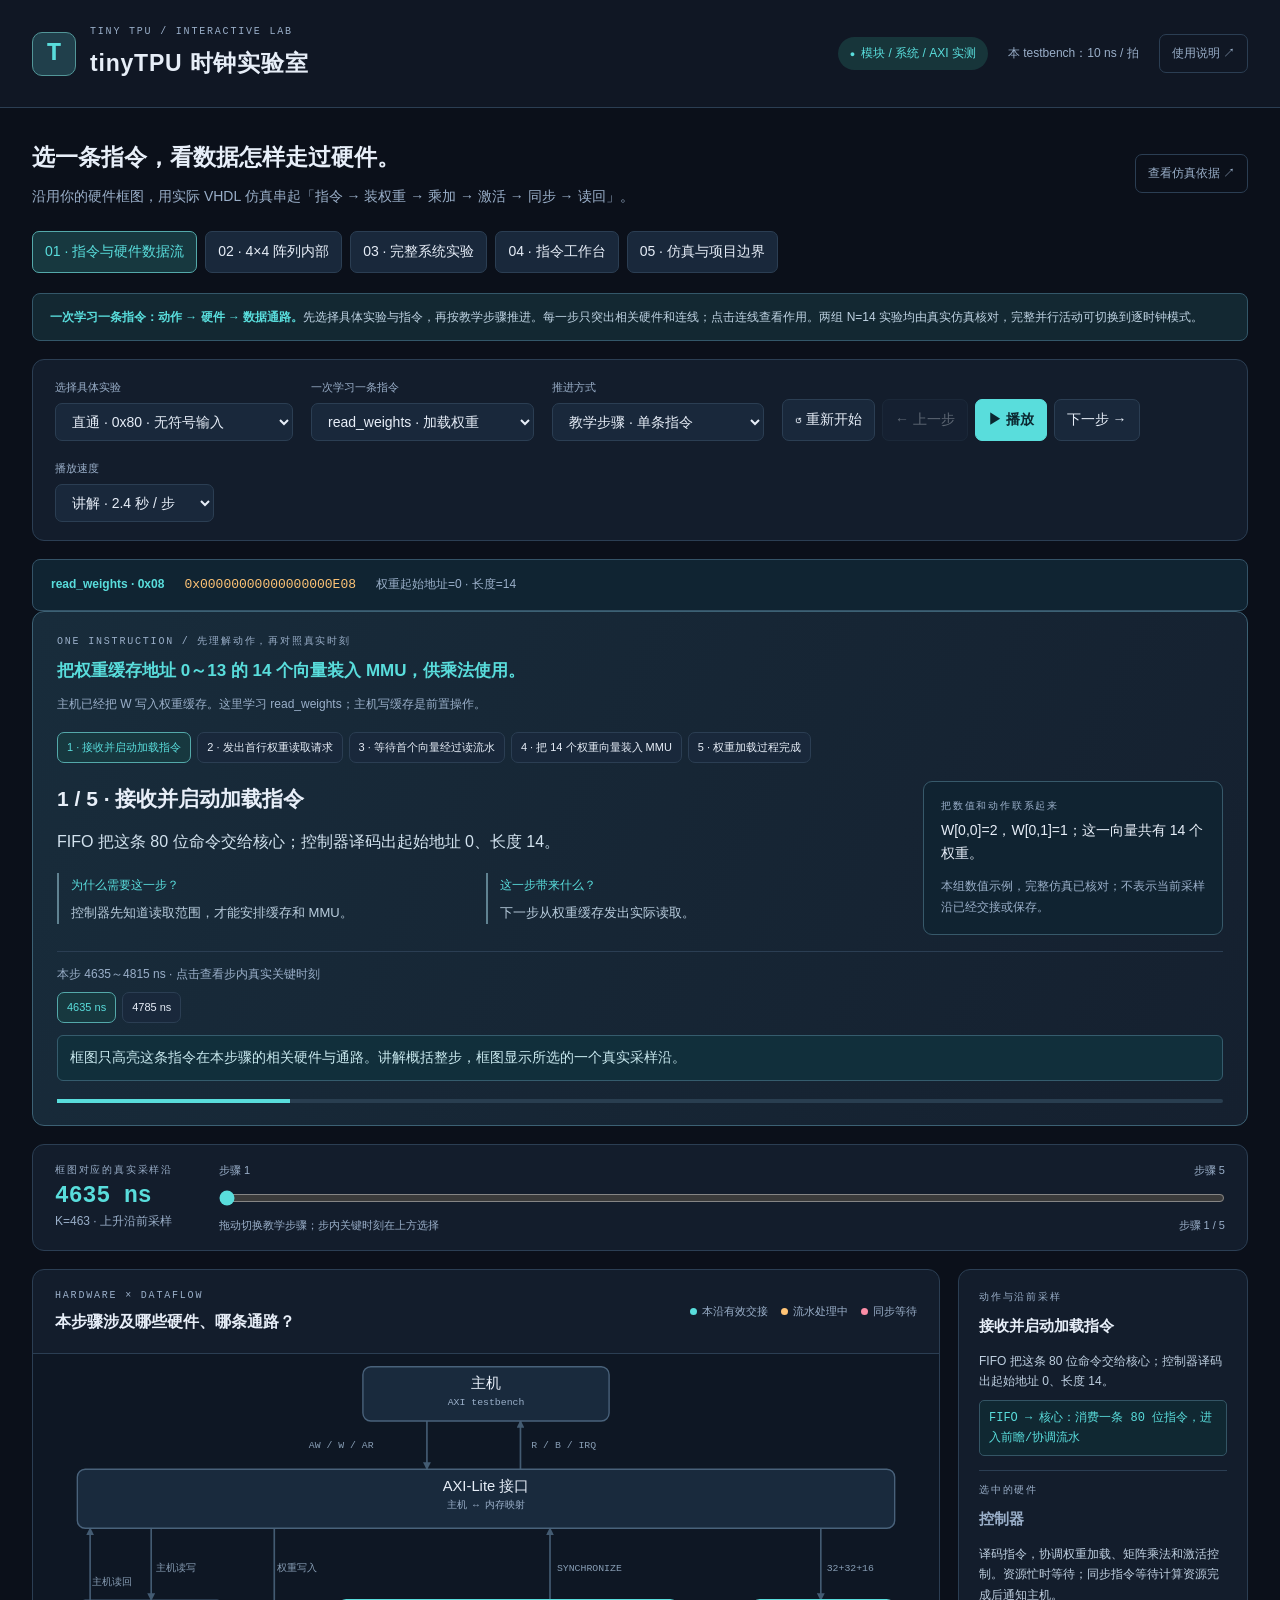
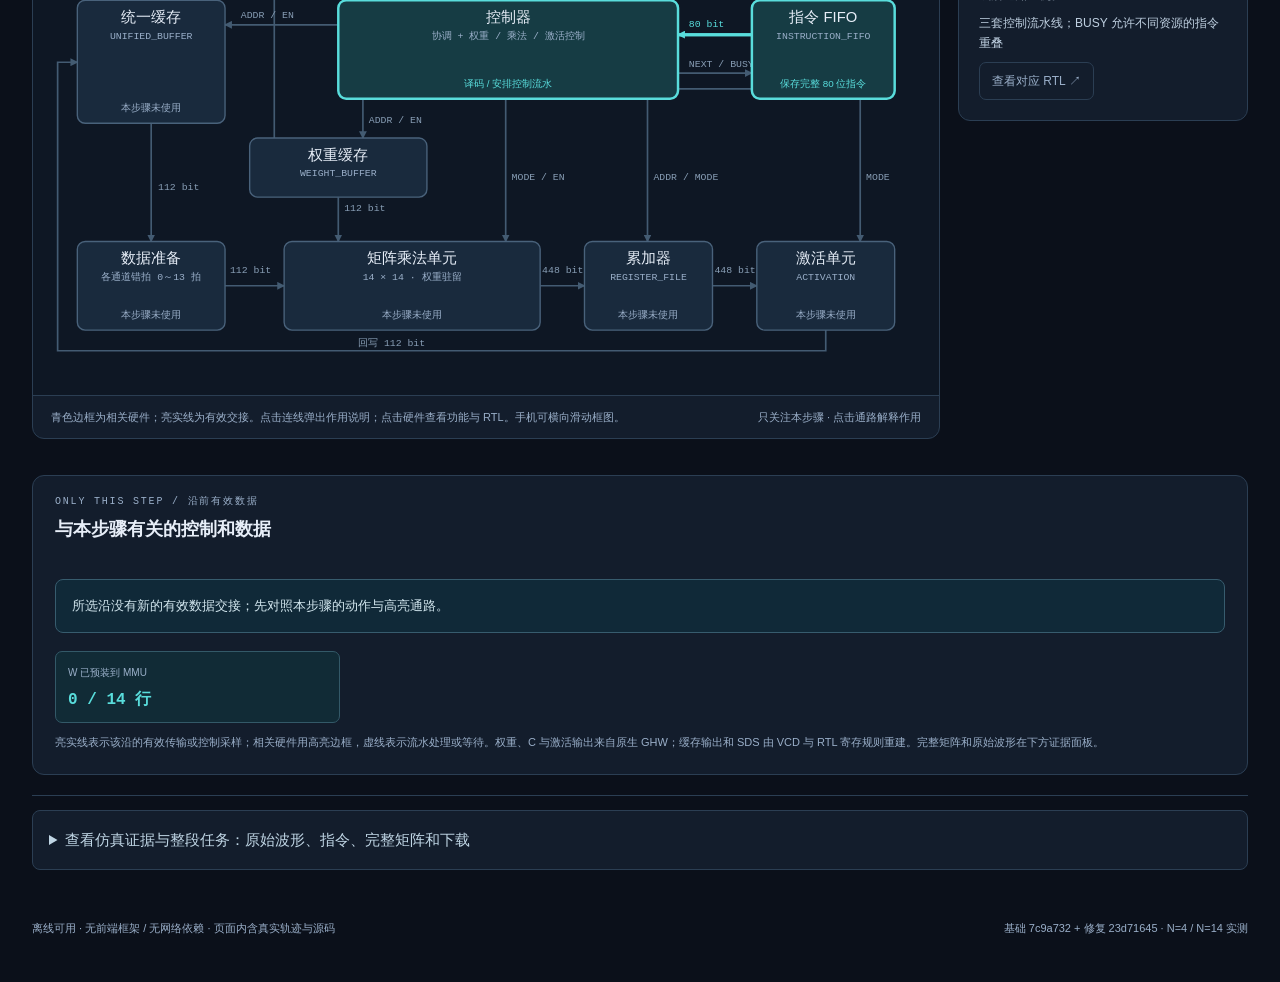
<file: index.html>
<!doctype html>
<html lang="zh-CN">
<head>
  <meta charset="utf-8">
  <meta name="viewport" content="width=device-width, initial-scale=1">
  <meta http-equiv="refresh" content="0; url=doc/teaching/tinyTPU-lab.html">
  <title>tinyTPU 时钟实验室</title>
  <script>window.location.replace(new URL('doc/teaching/tinyTPU-lab.html', document.baseURI).href);</script>
</head>
<body>
  <p><a href="doc/teaching/tinyTPU-lab.html">进入 tinyTPU 时钟实验室</a></p>
</body>
</html>
</file>
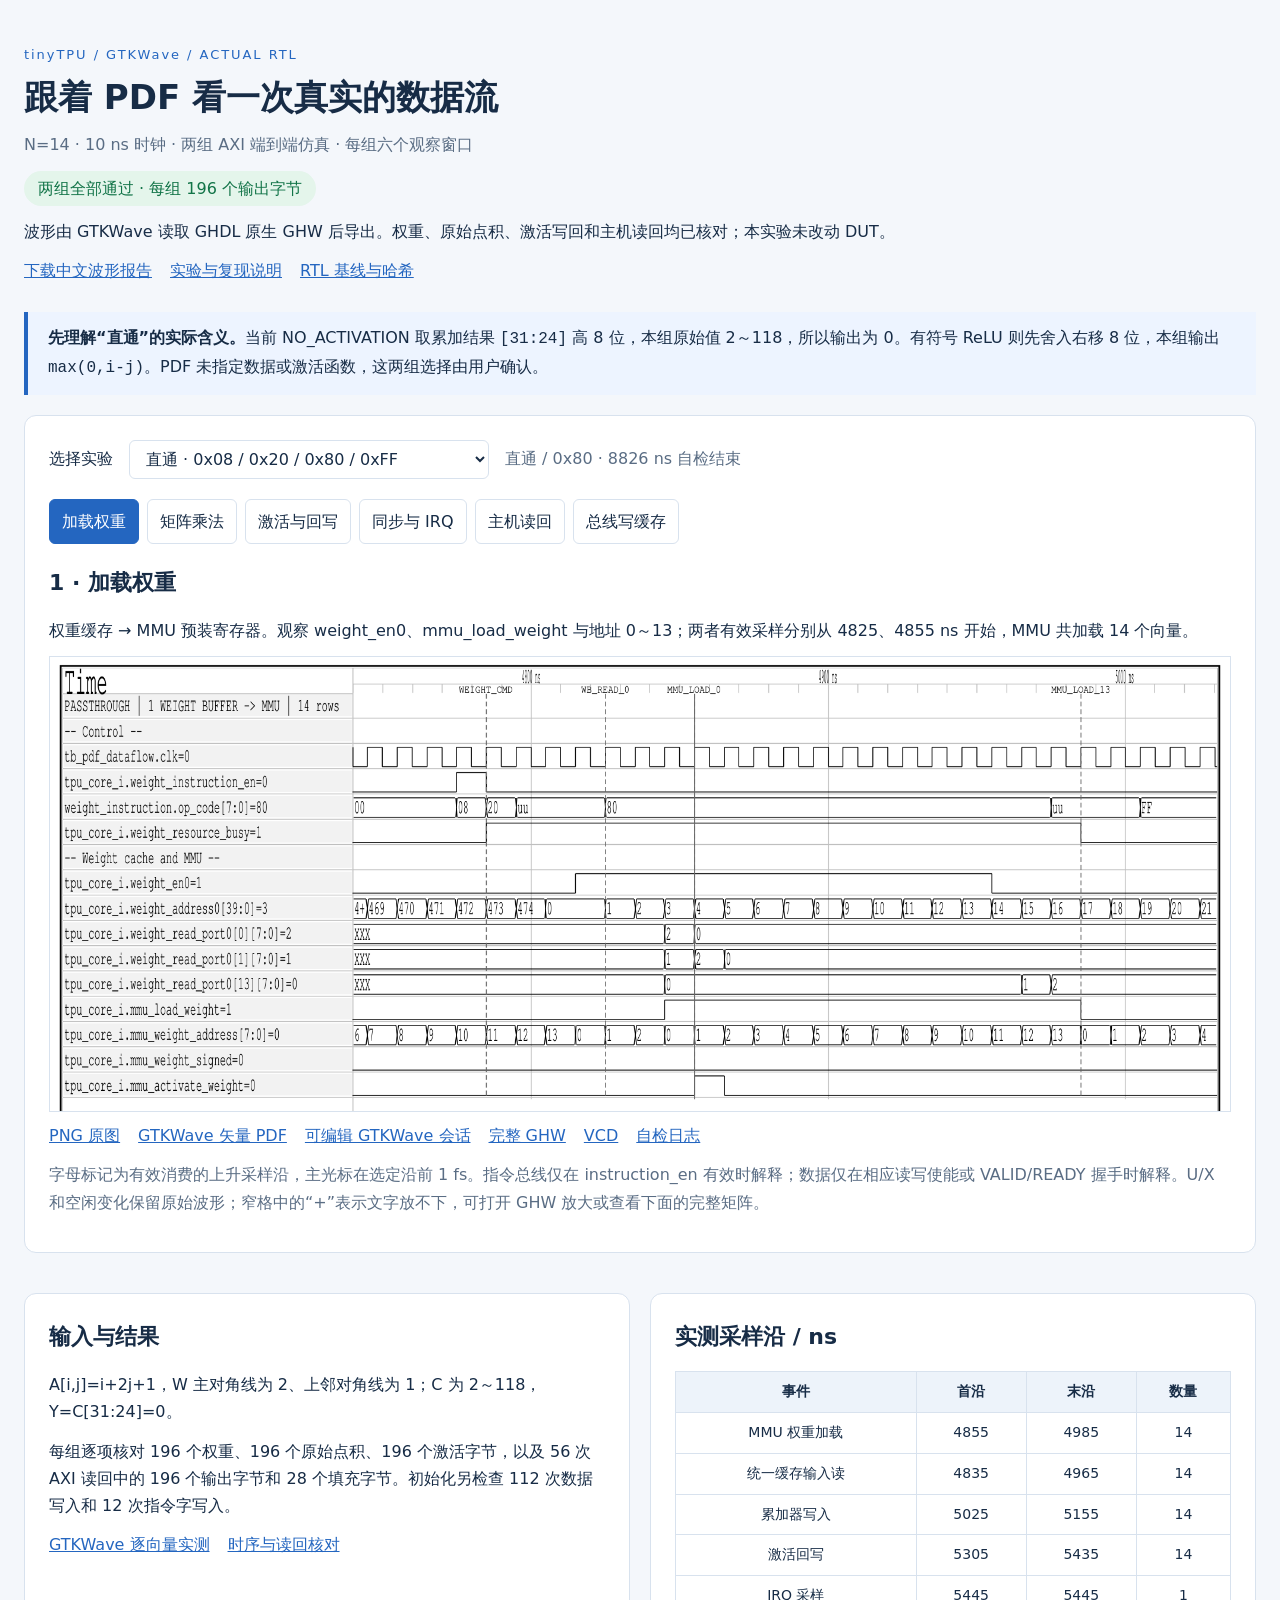
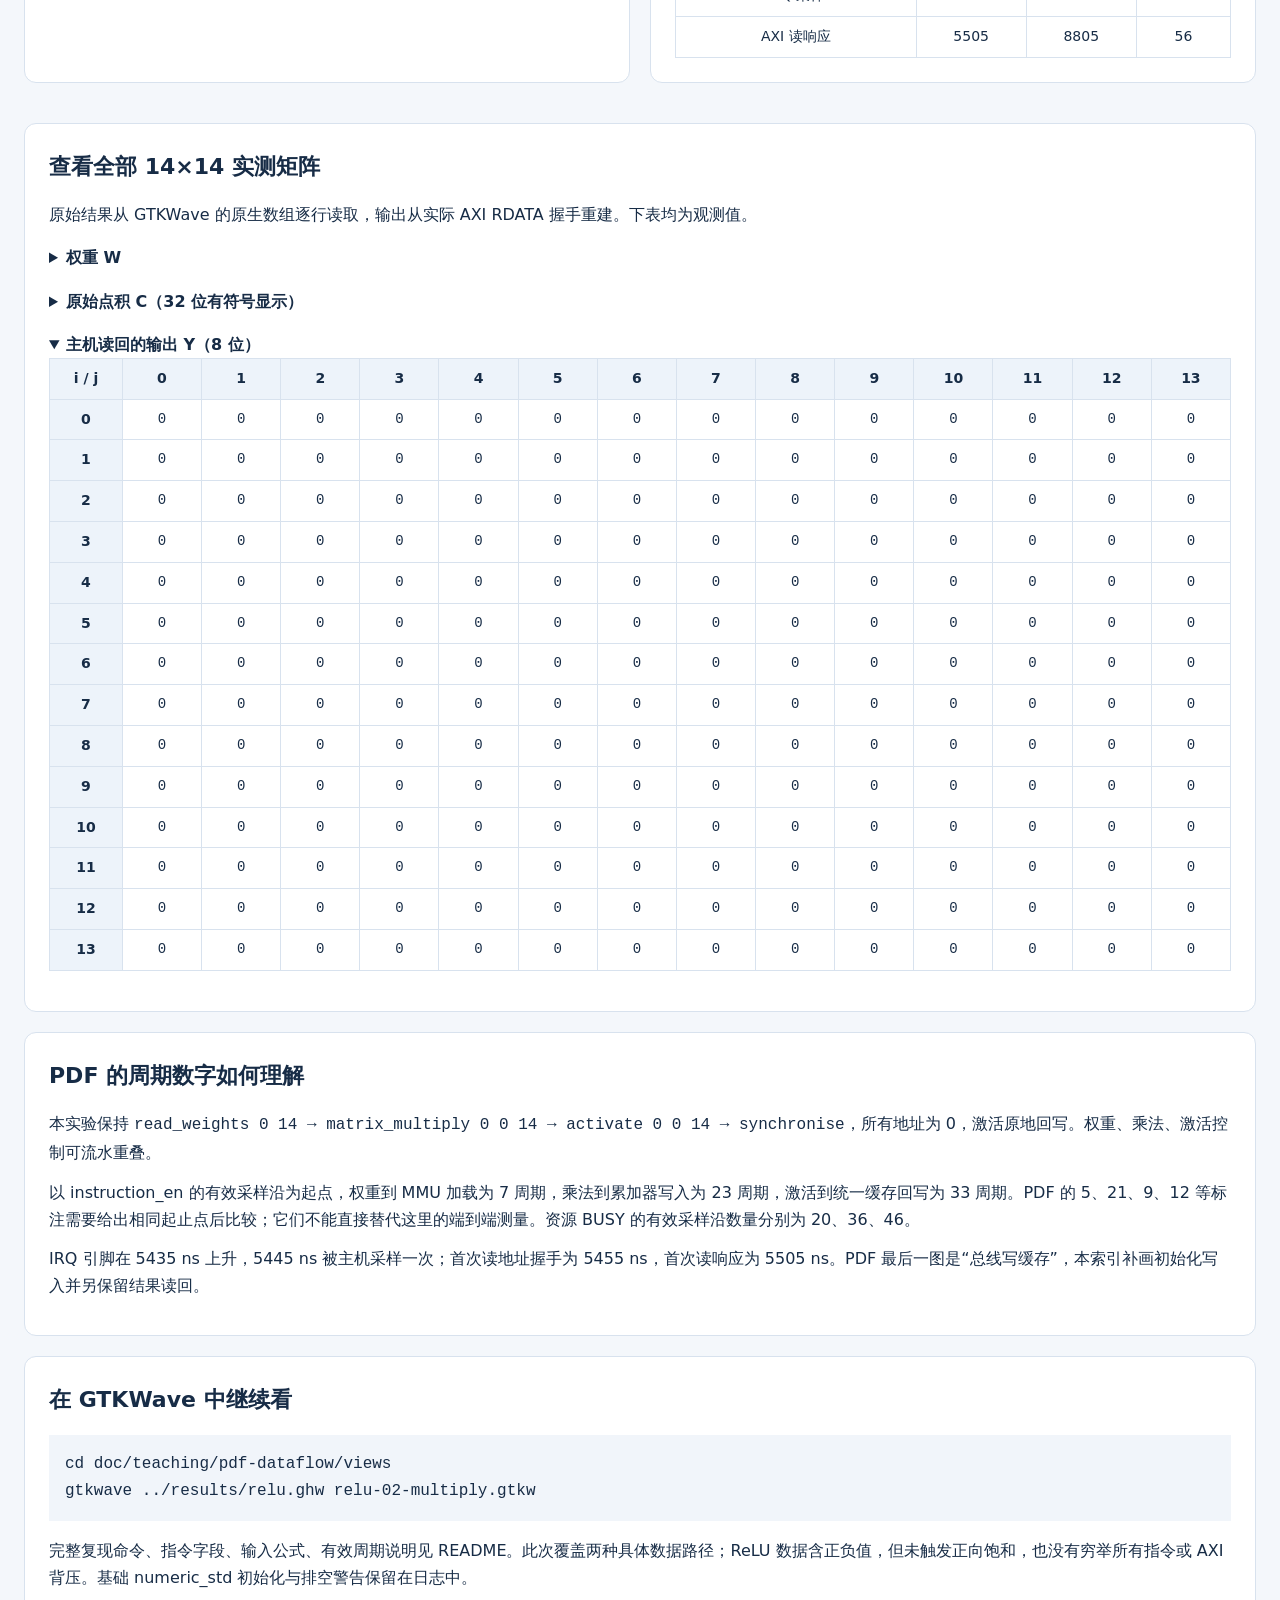
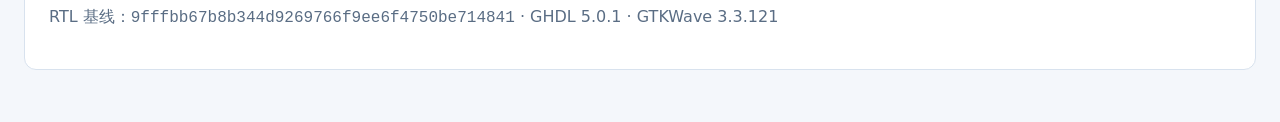
<file: doc/teaching/pdf-dataflow/index.html>
<!doctype html><html lang="zh-CN"><meta charset="utf-8"><meta name="viewport" content="width=device-width,initial-scale=1"><title>tinyTPU · PDF 数据流波形实验</title>
<style>
:root{--ink:#172c46;--blue:#2466c0;--line:#d8e2ee;--muted:#5a6d84}*{box-sizing:border-box}body{margin:0;background:#f4f7fb;color:var(--ink);font:16px/1.7 system-ui,"Noto Sans CJK SC",sans-serif}main{max-width:1320px;margin:auto;padding:40px 24px}h1{font-size:34px;line-height:1.3;margin:8px 0}h2{font-size:22px;margin:0 0 16px}p{margin:12px 0}header{margin-bottom:28px}.eyebrow{letter-spacing:.15em;color:var(--blue);font-size:13px}.muted{color:var(--muted)}.badge{display:inline-block;color:#127448;background:#e4f5eb;padding:4px 14px;border-radius:20px}.panel{background:white;border:1px solid var(--line);border-radius:12px;padding:24px;margin:20px 0}.toolbar{display:flex;gap:16px;align-items:center;flex-wrap:wrap}select,button{font:inherit;padding:8px 12px;border:1px solid var(--line);border-radius:6px;background:white;color:var(--ink)}button{cursor:pointer}button[aria-pressed=true]{background:var(--blue);color:white;border-color:var(--blue)}nav{display:flex;gap:8px;flex-wrap:wrap;margin:20px 0}a{color:var(--blue)}.links{display:flex;flex-wrap:wrap;gap:18px;margin:10px 0}.wave{overflow:auto;border:1px solid var(--line);background:white}.wave img{display:block;width:100%;min-width:900px;cursor:zoom-in}.note{border-left:4px solid var(--blue);padding:12px 20px;background:#edf4ff}.scroll{overflow:auto}table{border-collapse:collapse;width:100%;font-size:14px}td,th{padding:8px;border:1px solid var(--line);text-align:center}th{background:#edf3fa}code,pre{font-family:ui-monospace,monospace}pre{background:#f1f5fa;padding:16px;overflow:auto}.matrix td{padding:5px;min-width:45px;font-family:ui-monospace,monospace}.negative{color:#a43944;background:#fff0f0}.positive{color:#126d53;background:#ecfaf4}details{margin:16px 0}summary{cursor:pointer;font-weight:600}.grid{display:grid;grid-template-columns:1fr 1fr;gap:20px}@media(max-width:800px){main{padding:24px 12px}h1{font-size:27px}.panel{padding:16px}.grid{grid-template-columns:1fr}}
</style><main><header><span class="eyebrow">tinyTPU / GTKWave / ACTUAL RTL</span><h1>跟着 PDF 看一次真实的数据流</h1><p class="muted">N=14 · 10 ns 时钟 · 两组 AXI 端到端仿真 · 每组六个观察窗口</p><span class="badge">两组全部通过 · 每组 196 个输出字节</span><p>波形由 GTKWave 读取 GHDL 原生 GHW 后导出。权重、原始点积、激活写回和主机读回均已核对；本实验未改动 DUT。</p><div class="links"><a href="waveform-report.pdf">下载中文波形报告</a><a href="README.md">实验与复现说明</a><a href="results/manifest.json">RTL 基线与哈希</a></div></header>
<aside class="note"><b>先理解“直通”的实际含义。</b>当前 NO_ACTIVATION 取累加结果 <code>[31:24]</code> 高 8 位，本组原始值 2～118，所以输出为 0。有符号 ReLU 则先舍入右移 8 位，本组输出 <code>max(0,i-j)</code>。PDF 未指定数据或激活函数，这两组选择由用户确认。</aside>
<section class="panel"><div class="toolbar"><label for="case">选择实验</label><select id="case"><option value="passthrough">直通 · 0x08 / 0x20 / 0x80 / 0xFF</option><option value="relu">有符号 ReLU · 0x09 / 0x21 / 0x91 / 0xFF</option></select><span class="muted" id="case-summary"></span></div><nav aria-label="波形阶段" id="stages"></nav><h2 id="stage-title"></h2><p id="stage-note"></p><div class="wave"><a id="image-link" target="_blank"><img id="wave-image" alt="GTKWave 原生信号波形"></a></div><div class="links"><a id="png-link">PNG 原图</a><a id="pdf-link">GTKWave 矢量 PDF</a><a id="gtkw-link" download>可编辑 GTKWave 会话</a><a id="ghw-link">完整 GHW</a><a id="vcd-link">VCD</a><a id="log-link">自检日志</a></div><p class="muted">字母标记为有效消费的上升采样沿，主光标在选定沿前 1 fs。指令总线仅在 instruction_en 有效时解释；数据仅在相应读写使能或 VALID/READY 握手时解释。U/X 和空闲变化保留原始波形；窄格中的“+”表示文字放不下，可打开 GHW 放大或查看下面的完整矩阵。</p></section>
<div class="grid"><section class="panel"><h2>输入与结果</h2><p id="formula"></p><p>每组逐项核对 196 个权重、196 个原始点积、196 个激活字节，以及 56 次 AXI 读回中的 196 个输出字节和 28 个填充字节。初始化另检查 112 次数据写入和 12 次指令字写入。</p><div class="links"><a id="native-link">GTKWave 逐向量实测</a><a id="analysis-link">时序与读回核对</a></div></section><section class="panel"><h2>实测采样沿 / ns</h2><div class="scroll"><table id="timing"></table></div></section></div>
<section class="panel"><h2>查看全部 14×14 实测矩阵</h2><p>原始结果从 GTKWave 的原生数组逐行读取，输出从实际 AXI RDATA 握手重建。下表均为观测值。</p><details><summary>权重 W</summary><div class="scroll" id="weights"></div></details><details><summary>原始点积 C（32 位有符号显示）</summary><div class="scroll" id="raw"></div></details><details open><summary>主机读回的输出 Y（8 位）</summary><div class="scroll" id="output"></div></details></section>
<section class="panel"><h2>PDF 的周期数字如何理解</h2><p>本实验保持 <code>read_weights 0 14 → matrix_multiply 0 0 14 → activate 0 0 14 → synchronise</code>，所有地址为 0，激活原地回写。权重、乘法、激活控制可流水重叠。</p><p>以 instruction_en 的有效采样沿为起点，权重到 MMU 加载为 7 周期，乘法到累加器写入为 23 周期，激活到统一缓存回写为 33 周期。PDF 的 5、21、9、12 等标注需要给出相同起止点后比较；它们不能直接替代这里的端到端测量。资源 BUSY 的有效采样沿数量分别为 20、36、46。</p><p>IRQ 引脚在 5435 ns 上升，5445 ns 被主机采样一次；首次读地址握手为 5455 ns，首次读响应为 5505 ns。PDF 最后一图是“总线写缓存”，本索引补画初始化写入并另保留结果读回。</p></section>
<section class="panel"><h2>在 GTKWave 中继续看</h2><pre>cd doc/teaching/pdf-dataflow/views
gtkwave ../results/relu.ghw relu-02-multiply.gtkw</pre><p>完整复现命令、指令字段、输入公式、有效周期说明见 README。此次覆盖两种具体数据路径；ReLU 数据含正负值，但未触发正向饱和，也没有穷举所有指令或 AXI 背压。基础 numeric_std 初始化与排空警告保留在日志中。</p><p class="muted">RTL 基线：<code>9fffbb67b8b344d9269766f9ee6f4750be714841</code> · GHDL 5.0.1 · GTKWave 3.3.121</p></section></main>
<script>const DATA={"cases": {"passthrough": {"title": "直通 / 0x80", "analysis": {"timing": {"weight_instruction_en": {"firstNs": 4785, "lastNs": 4785, "enabledEdges": 1}, "weight_en0": {"firstNs": 4825, "lastNs": 4955, "enabledEdges": 14}, "mmu_load_weight": {"firstNs": 4855, "lastNs": 4985, "enabledEdges": 14}, "mmu_instruction_en": {"firstNs": 4795, "lastNs": 4795, "enabledEdges": 1}, "buffer_en0": {"firstNs": 4835, "lastNs": 4965, "enabledEdges": 14}, "mmu_activate_weight": {"firstNs": 4865, "lastNs": 4865, "enabledEdges": 1}, "reg_write_en": {"firstNs": 5025, "lastNs": 5155, "enabledEdges": 14}, "activation_instruction_en": {"firstNs": 4975, "lastNs": 4975, "enabledEdges": 1}, "buffer_write_en1": {"firstNs": 5305, "lastNs": 5435, "enabledEdges": 14}, "weight_resource_busy": {"firstNs": 4795, "lastNs": 4985, "enabledEdges": 20}, "mmu_resource_busy": {"firstNs": 4805, "lastNs": 5155, "enabledEdges": 36}, "activation_resource_busy": {"firstNs": 4985, "lastNs": 5435, "enabledEdges": 46}, "synchronize": {"firstNs": 5445, "lastNs": 5445, "enabledEdges": 1}, "hostRead": {"firstAddressNs": 5455, "firstResponseNs": 5505, "lastResponseNs": 8805, "transactions": 56}, "hostWrite": {"initializationTransactions": 112, "instructionTransactions": 12, "firstAddressNs": 45, "firstDataNs": 55, "firstResponseNs": 75, "lastResponseNs": 4995}, "irqPin": {"riseNs": [5435], "fallNs": [5445]}, "syncWaitingEdges": [5035, 5045, 5055, 5065, 5075, 5085, 5095, 5105, 5115, 5125, 5135, 5145, 5155, 5165, 5175, 5185, 5195, 5205, 5215, 5225, 5235, 5245, 5255, 5265, 5275, 5285, 5295, 5305, 5315, 5325, 5335, 5345, 5355, 5365, 5375, 5385, 5395, 5405, 5415, 5425, 5435]}, "rawExpected": [[2, 7, 13, 19, 25, 31, 37, 43, 49, 55, 61, 67, 73, 79], [4, 10, 16, 22, 28, 34, 40, 46, 52, 58, 64, 70, 76, 82], [6, 13, 19, 25, 31, 37, 43, 49, 55, 61, 67, 73, 79, 85], [8, 16, 22, 28, 34, 40, 46, 52, 58, 64, 70, 76, 82, 88], [10, 19, 25, 31, 37, 43, 49, 55, 61, 67, 73, 79, 85, 91], [12, 22, 28, 34, 40, 46, 52, 58, 64, 70, 76, 82, 88, 94], [14, 25, 31, 37, 43, 49, 55, 61, 67, 73, 79, 85, 91, 97], [16, 28, 34, 40, 46, 52, 58, 64, 70, 76, 82, 88, 94, 100], [18, 31, 37, 43, 49, 55, 61, 67, 73, 79, 85, 91, 97, 103], [20, 34, 40, 46, 52, 58, 64, 70, 76, 82, 88, 94, 100, 106], [22, 37, 43, 49, 55, 61, 67, 73, 79, 85, 91, 97, 103, 109], [24, 40, 46, 52, 58, 64, 70, 76, 82, 88, 94, 100, 106, 112], [26, 43, 49, 55, 61, 67, 73, 79, 85, 91, 97, 103, 109, 115], [28, 46, 52, 58, 64, 70, 76, 82, 88, 94, 100, 106, 112, 118]], "outputExpected": [[0, 0, 0, 0, 0, 0, 0, 0, 0, 0, 0, 0, 0, 0], [0, 0, 0, 0, 0, 0, 0, 0, 0, 0, 0, 0, 0, 0], [0, 0, 0, 0, 0, 0, 0, 0, 0, 0, 0, 0, 0, 0], [0, 0, 0, 0, 0, 0, 0, 0, 0, 0, 0, 0, 0, 0], [0, 0, 0, 0, 0, 0, 0, 0, 0, 0, 0, 0, 0, 0], [0, 0, 0, 0, 0, 0, 0, 0, 0, 0, 0, 0, 0, 0], [0, 0, 0, 0, 0, 0, 0, 0, 0, 0, 0, 0, 0, 0], [0, 0, 0, 0, 0, 0, 0, 0, 0, 0, 0, 0, 0, 0], [0, 0, 0, 0, 0, 0, 0, 0, 0, 0, 0, 0, 0, 0], [0, 0, 0, 0, 0, 0, 0, 0, 0, 0, 0, 0, 0, 0], [0, 0, 0, 0, 0, 0, 0, 0, 0, 0, 0, 0, 0, 0], [0, 0, 0, 0, 0, 0, 0, 0, 0, 0, 0, 0, 0, 0], [0, 0, 0, 0, 0, 0, 0, 0, 0, 0, 0, 0, 0, 0], [0, 0, 0, 0, 0, 0, 0, 0, 0, 0, 0, 0, 0, 0]], "actualHostOutput": [[0, 0, 0, 0, 0, 0, 0, 0, 0, 0, 0, 0, 0, 0], [0, 0, 0, 0, 0, 0, 0, 0, 0, 0, 0, 0, 0, 0], [0, 0, 0, 0, 0, 0, 0, 0, 0, 0, 0, 0, 0, 0], [0, 0, 0, 0, 0, 0, 0, 0, 0, 0, 0, 0, 0, 0], [0, 0, 0, 0, 0, 0, 0, 0, 0, 0, 0, 0, 0, 0], [0, 0, 0, 0, 0, 0, 0, 0, 0, 0, 0, 0, 0, 0], [0, 0, 0, 0, 0, 0, 0, 0, 0, 0, 0, 0, 0, 0], [0, 0, 0, 0, 0, 0, 0, 0, 0, 0, 0, 0, 0, 0], [0, 0, 0, 0, 0, 0, 0, 0, 0, 0, 0, 0, 0, 0], [0, 0, 0, 0, 0, 0, 0, 0, 0, 0, 0, 0, 0, 0], [0, 0, 0, 0, 0, 0, 0, 0, 0, 0, 0, 0, 0, 0], [0, 0, 0, 0, 0, 0, 0, 0, 0, 0, 0, 0, 0, 0], [0, 0, 0, 0, 0, 0, 0, 0, 0, 0, 0, 0, 0, 0], [0, 0, 0, 0, 0, 0, 0, 0, 0, 0, 0, 0, 0, 0]], "nativeGhwCheckpoints": {"weight": [{"ns": 4855, "row": 0}, {"ns": 4865, "row": 1}, {"ns": 4875, "row": 2}, {"ns": 4885, "row": 3}, {"ns": 4895, "row": 4}, {"ns": 4905, "row": 5}, {"ns": 4915, "row": 6}, {"ns": 4925, "row": 7}, {"ns": 4935, "row": 8}, {"ns": 4945, "row": 9}, {"ns": 4955, "row": 10}, {"ns": 4965, "row": 11}, {"ns": 4975, "row": 12}, {"ns": 4985, "row": 13}], "mmu": [{"ns": 5025, "row": 0}, {"ns": 5035, "row": 1}, {"ns": 5045, "row": 2}, {"ns": 5055, "row": 3}, {"ns": 5065, "row": 4}, {"ns": 5075, "row": 5}, {"ns": 5085, "row": 6}, {"ns": 5095, "row": 7}, {"ns": 5105, "row": 8}, {"ns": 5115, "row": 9}, {"ns": 5125, "row": 10}, {"ns": 5135, "row": 11}, {"ns": 5145, "row": 12}, {"ns": 5155, "row": 13}], "activation": [{"ns": 5305, "row": 0}, {"ns": 5315, "row": 1}, {"ns": 5325, "row": 2}, {"ns": 5335, "row": 3}, {"ns": 5345, "row": 4}, {"ns": 5355, "row": 5}, {"ns": 5365, "row": 6}, {"ns": 5375, "row": 7}, {"ns": 5385, "row": 8}, {"ns": 5395, "row": 9}, {"ns": 5405, "row": 10}, {"ns": 5415, "row": 11}, {"ns": 5425, "row": 12}, {"ns": 5435, "row": 13}]}}, "native": {"method": "GTKWave getTraceValueAtMarkerFromName on native GHW vectors, 1 fs before consuming rising edge", "checkedValues": {"weight": 196, "mmu": 196, "activation": 196}, "actual": {"weight": [[2, 1, 0, 0, 0, 0, 0, 0, 0, 0, 0, 0, 0, 0], [0, 2, 1, 0, 0, 0, 0, 0, 0, 0, 0, 0, 0, 0], [0, 0, 2, 1, 0, 0, 0, 0, 0, 0, 0, 0, 0, 0], [0, 0, 0, 2, 1, 0, 0, 0, 0, 0, 0, 0, 0, 0], [0, 0, 0, 0, 2, 1, 0, 0, 0, 0, 0, 0, 0, 0], [0, 0, 0, 0, 0, 2, 1, 0, 0, 0, 0, 0, 0, 0], [0, 0, 0, 0, 0, 0, 2, 1, 0, 0, 0, 0, 0, 0], [0, 0, 0, 0, 0, 0, 0, 2, 1, 0, 0, 0, 0, 0], [0, 0, 0, 0, 0, 0, 0, 0, 2, 1, 0, 0, 0, 0], [0, 0, 0, 0, 0, 0, 0, 0, 0, 2, 1, 0, 0, 0], [0, 0, 0, 0, 0, 0, 0, 0, 0, 0, 2, 1, 0, 0], [0, 0, 0, 0, 0, 0, 0, 0, 0, 0, 0, 2, 1, 0], [0, 0, 0, 0, 0, 0, 0, 0, 0, 0, 0, 0, 2, 1], [0, 0, 0, 0, 0, 0, 0, 0, 0, 0, 0, 0, 0, 2]], "mmu": [[2, 7, 13, 19, 25, 31, 37, 43, 49, 55, 61, 67, 73, 79], [4, 10, 16, 22, 28, 34, 40, 46, 52, 58, 64, 70, 76, 82], [6, 13, 19, 25, 31, 37, 43, 49, 55, 61, 67, 73, 79, 85], [8, 16, 22, 28, 34, 40, 46, 52, 58, 64, 70, 76, 82, 88], [10, 19, 25, 31, 37, 43, 49, 55, 61, 67, 73, 79, 85, 91], [12, 22, 28, 34, 40, 46, 52, 58, 64, 70, 76, 82, 88, 94], [14, 25, 31, 37, 43, 49, 55, 61, 67, 73, 79, 85, 91, 97], [16, 28, 34, 40, 46, 52, 58, 64, 70, 76, 82, 88, 94, 100], [18, 31, 37, 43, 49, 55, 61, 67, 73, 79, 85, 91, 97, 103], [20, 34, 40, 46, 52, 58, 64, 70, 76, 82, 88, 94, 100, 106], [22, 37, 43, 49, 55, 61, 67, 73, 79, 85, 91, 97, 103, 109], [24, 40, 46, 52, 58, 64, 70, 76, 82, 88, 94, 100, 106, 112], [26, 43, 49, 55, 61, 67, 73, 79, 85, 91, 97, 103, 109, 115], [28, 46, 52, 58, 64, 70, 76, 82, 88, 94, 100, 106, 112, 118]], "activation": [[0, 0, 0, 0, 0, 0, 0, 0, 0, 0, 0, 0, 0, 0], [0, 0, 0, 0, 0, 0, 0, 0, 0, 0, 0, 0, 0, 0], [0, 0, 0, 0, 0, 0, 0, 0, 0, 0, 0, 0, 0, 0], [0, 0, 0, 0, 0, 0, 0, 0, 0, 0, 0, 0, 0, 0], [0, 0, 0, 0, 0, 0, 0, 0, 0, 0, 0, 0, 0, 0], [0, 0, 0, 0, 0, 0, 0, 0, 0, 0, 0, 0, 0, 0], [0, 0, 0, 0, 0, 0, 0, 0, 0, 0, 0, 0, 0, 0], [0, 0, 0, 0, 0, 0, 0, 0, 0, 0, 0, 0, 0, 0], [0, 0, 0, 0, 0, 0, 0, 0, 0, 0, 0, 0, 0, 0], [0, 0, 0, 0, 0, 0, 0, 0, 0, 0, 0, 0, 0, 0], [0, 0, 0, 0, 0, 0, 0, 0, 0, 0, 0, 0, 0, 0], [0, 0, 0, 0, 0, 0, 0, 0, 0, 0, 0, 0, 0, 0], [0, 0, 0, 0, 0, 0, 0, 0, 0, 0, 0, 0, 0, 0], [0, 0, 0, 0, 0, 0, 0, 0, 0, 0, 0, 0, 0, 0]]}}}, "relu": {"title": "有符号 ReLU / 0x91", "analysis": {"timing": {"weight_instruction_en": {"firstNs": 4785, "lastNs": 4785, "enabledEdges": 1}, "weight_en0": {"firstNs": 4825, "lastNs": 4955, "enabledEdges": 14}, "mmu_load_weight": {"firstNs": 4855, "lastNs": 4985, "enabledEdges": 14}, "mmu_instruction_en": {"firstNs": 4795, "lastNs": 4795, "enabledEdges": 1}, "buffer_en0": {"firstNs": 4835, "lastNs": 4965, "enabledEdges": 14}, "mmu_activate_weight": {"firstNs": 4865, "lastNs": 4865, "enabledEdges": 1}, "reg_write_en": {"firstNs": 5025, "lastNs": 5155, "enabledEdges": 14}, "activation_instruction_en": {"firstNs": 4975, "lastNs": 4975, "enabledEdges": 1}, "buffer_write_en1": {"firstNs": 5305, "lastNs": 5435, "enabledEdges": 14}, "weight_resource_busy": {"firstNs": 4795, "lastNs": 4985, "enabledEdges": 20}, "mmu_resource_busy": {"firstNs": 4805, "lastNs": 5155, "enabledEdges": 36}, "activation_resource_busy": {"firstNs": 4985, "lastNs": 5435, "enabledEdges": 46}, "synchronize": {"firstNs": 5445, "lastNs": 5445, "enabledEdges": 1}, "hostRead": {"firstAddressNs": 5455, "firstResponseNs": 5505, "lastResponseNs": 8805, "transactions": 56}, "hostWrite": {"initializationTransactions": 112, "instructionTransactions": 12, "firstAddressNs": 45, "firstDataNs": 55, "firstResponseNs": 75, "lastResponseNs": 4995}, "irqPin": {"riseNs": [5435], "fallNs": [5445]}, "syncWaitingEdges": [5035, 5045, 5055, 5065, 5075, 5085, 5095, 5105, 5115, 5125, 5135, 5145, 5155, 5165, 5175, 5185, 5195, 5205, 5215, 5225, 5235, 5245, 5255, 5265, 5275, 5285, 5295, 5305, 5315, 5325, 5335, 5345, 5355, 5365, 5375, 5385, 5395, 5405, 5415, 5425, 5435]}, "rawExpected": [[0, -256, -512, -768, -1024, -1280, -1536, -1792, -2048, -2304, -2560, -2816, -3072, -3328], [256, 0, -256, -512, -768, -1024, -1280, -1536, -1792, -2048, -2304, -2560, -2816, -3072], [512, 256, 0, -256, -512, -768, -1024, -1280, -1536, -1792, -2048, -2304, -2560, -2816], [768, 512, 256, 0, -256, -512, -768, -1024, -1280, -1536, -1792, -2048, -2304, -2560], [1024, 768, 512, 256, 0, -256, -512, -768, -1024, -1280, -1536, -1792, -2048, -2304], [1280, 1024, 768, 512, 256, 0, -256, -512, -768, -1024, -1280, -1536, -1792, -2048], [1536, 1280, 1024, 768, 512, 256, 0, -256, -512, -768, -1024, -1280, -1536, -1792], [1792, 1536, 1280, 1024, 768, 512, 256, 0, -256, -512, -768, -1024, -1280, -1536], [2048, 1792, 1536, 1280, 1024, 768, 512, 256, 0, -256, -512, -768, -1024, -1280], [2304, 2048, 1792, 1536, 1280, 1024, 768, 512, 256, 0, -256, -512, -768, -1024], [2560, 2304, 2048, 1792, 1536, 1280, 1024, 768, 512, 256, 0, -256, -512, -768], [2816, 2560, 2304, 2048, 1792, 1536, 1280, 1024, 768, 512, 256, 0, -256, -512], [3072, 2816, 2560, 2304, 2048, 1792, 1536, 1280, 1024, 768, 512, 256, 0, -256], [3328, 3072, 2816, 2560, 2304, 2048, 1792, 1536, 1280, 1024, 768, 512, 256, 0]], "outputExpected": [[0, 0, 0, 0, 0, 0, 0, 0, 0, 0, 0, 0, 0, 0], [1, 0, 0, 0, 0, 0, 0, 0, 0, 0, 0, 0, 0, 0], [2, 1, 0, 0, 0, 0, 0, 0, 0, 0, 0, 0, 0, 0], [3, 2, 1, 0, 0, 0, 0, 0, 0, 0, 0, 0, 0, 0], [4, 3, 2, 1, 0, 0, 0, 0, 0, 0, 0, 0, 0, 0], [5, 4, 3, 2, 1, 0, 0, 0, 0, 0, 0, 0, 0, 0], [6, 5, 4, 3, 2, 1, 0, 0, 0, 0, 0, 0, 0, 0], [7, 6, 5, 4, 3, 2, 1, 0, 0, 0, 0, 0, 0, 0], [8, 7, 6, 5, 4, 3, 2, 1, 0, 0, 0, 0, 0, 0], [9, 8, 7, 6, 5, 4, 3, 2, 1, 0, 0, 0, 0, 0], [10, 9, 8, 7, 6, 5, 4, 3, 2, 1, 0, 0, 0, 0], [11, 10, 9, 8, 7, 6, 5, 4, 3, 2, 1, 0, 0, 0], [12, 11, 10, 9, 8, 7, 6, 5, 4, 3, 2, 1, 0, 0], [13, 12, 11, 10, 9, 8, 7, 6, 5, 4, 3, 2, 1, 0]], "actualHostOutput": [[0, 0, 0, 0, 0, 0, 0, 0, 0, 0, 0, 0, 0, 0], [1, 0, 0, 0, 0, 0, 0, 0, 0, 0, 0, 0, 0, 0], [2, 1, 0, 0, 0, 0, 0, 0, 0, 0, 0, 0, 0, 0], [3, 2, 1, 0, 0, 0, 0, 0, 0, 0, 0, 0, 0, 0], [4, 3, 2, 1, 0, 0, 0, 0, 0, 0, 0, 0, 0, 0], [5, 4, 3, 2, 1, 0, 0, 0, 0, 0, 0, 0, 0, 0], [6, 5, 4, 3, 2, 1, 0, 0, 0, 0, 0, 0, 0, 0], [7, 6, 5, 4, 3, 2, 1, 0, 0, 0, 0, 0, 0, 0], [8, 7, 6, 5, 4, 3, 2, 1, 0, 0, 0, 0, 0, 0], [9, 8, 7, 6, 5, 4, 3, 2, 1, 0, 0, 0, 0, 0], [10, 9, 8, 7, 6, 5, 4, 3, 2, 1, 0, 0, 0, 0], [11, 10, 9, 8, 7, 6, 5, 4, 3, 2, 1, 0, 0, 0], [12, 11, 10, 9, 8, 7, 6, 5, 4, 3, 2, 1, 0, 0], [13, 12, 11, 10, 9, 8, 7, 6, 5, 4, 3, 2, 1, 0]], "nativeGhwCheckpoints": {"weight": [{"ns": 4855, "row": 0}, {"ns": 4865, "row": 1}, {"ns": 4875, "row": 2}, {"ns": 4885, "row": 3}, {"ns": 4895, "row": 4}, {"ns": 4905, "row": 5}, {"ns": 4915, "row": 6}, {"ns": 4925, "row": 7}, {"ns": 4935, "row": 8}, {"ns": 4945, "row": 9}, {"ns": 4955, "row": 10}, {"ns": 4965, "row": 11}, {"ns": 4975, "row": 12}, {"ns": 4985, "row": 13}], "mmu": [{"ns": 5025, "row": 0}, {"ns": 5035, "row": 1}, {"ns": 5045, "row": 2}, {"ns": 5055, "row": 3}, {"ns": 5065, "row": 4}, {"ns": 5075, "row": 5}, {"ns": 5085, "row": 6}, {"ns": 5095, "row": 7}, {"ns": 5105, "row": 8}, {"ns": 5115, "row": 9}, {"ns": 5125, "row": 10}, {"ns": 5135, "row": 11}, {"ns": 5145, "row": 12}, {"ns": 5155, "row": 13}], "activation": [{"ns": 5305, "row": 0}, {"ns": 5315, "row": 1}, {"ns": 5325, "row": 2}, {"ns": 5335, "row": 3}, {"ns": 5345, "row": 4}, {"ns": 5355, "row": 5}, {"ns": 5365, "row": 6}, {"ns": 5375, "row": 7}, {"ns": 5385, "row": 8}, {"ns": 5395, "row": 9}, {"ns": 5405, "row": 10}, {"ns": 5415, "row": 11}, {"ns": 5425, "row": 12}, {"ns": 5435, "row": 13}]}}, "native": {"method": "GTKWave getTraceValueAtMarkerFromName on native GHW vectors, 1 fs before consuming rising edge", "checkedValues": {"weight": 196, "mmu": 196, "activation": 196}, "actual": {"weight": [[64, 0, 0, 0, 0, 0, 0, 0, 0, 0, 0, 0, 0, 0], [0, 64, 0, 0, 0, 0, 0, 0, 0, 0, 0, 0, 0, 0], [0, 0, 64, 0, 0, 0, 0, 0, 0, 0, 0, 0, 0, 0], [0, 0, 0, 64, 0, 0, 0, 0, 0, 0, 0, 0, 0, 0], [0, 0, 0, 0, 64, 0, 0, 0, 0, 0, 0, 0, 0, 0], [0, 0, 0, 0, 0, 64, 0, 0, 0, 0, 0, 0, 0, 0], [0, 0, 0, 0, 0, 0, 64, 0, 0, 0, 0, 0, 0, 0], [0, 0, 0, 0, 0, 0, 0, 64, 0, 0, 0, 0, 0, 0], [0, 0, 0, 0, 0, 0, 0, 0, 64, 0, 0, 0, 0, 0], [0, 0, 0, 0, 0, 0, 0, 0, 0, 64, 0, 0, 0, 0], [0, 0, 0, 0, 0, 0, 0, 0, 0, 0, 64, 0, 0, 0], [0, 0, 0, 0, 0, 0, 0, 0, 0, 0, 0, 64, 0, 0], [0, 0, 0, 0, 0, 0, 0, 0, 0, 0, 0, 0, 64, 0], [0, 0, 0, 0, 0, 0, 0, 0, 0, 0, 0, 0, 0, 64]], "mmu": [[0, -256, -512, -768, -1024, -1280, -1536, -1792, -2048, -2304, -2560, -2816, -3072, -3328], [256, 0, -256, -512, -768, -1024, -1280, -1536, -1792, -2048, -2304, -2560, -2816, -3072], [512, 256, 0, -256, -512, -768, -1024, -1280, -1536, -1792, -2048, -2304, -2560, -2816], [768, 512, 256, 0, -256, -512, -768, -1024, -1280, -1536, -1792, -2048, -2304, -2560], [1024, 768, 512, 256, 0, -256, -512, -768, -1024, -1280, -1536, -1792, -2048, -2304], [1280, 1024, 768, 512, 256, 0, -256, -512, -768, -1024, -1280, -1536, -1792, -2048], [1536, 1280, 1024, 768, 512, 256, 0, -256, -512, -768, -1024, -1280, -1536, -1792], [1792, 1536, 1280, 1024, 768, 512, 256, 0, -256, -512, -768, -1024, -1280, -1536], [2048, 1792, 1536, 1280, 1024, 768, 512, 256, 0, -256, -512, -768, -1024, -1280], [2304, 2048, 1792, 1536, 1280, 1024, 768, 512, 256, 0, -256, -512, -768, -1024], [2560, 2304, 2048, 1792, 1536, 1280, 1024, 768, 512, 256, 0, -256, -512, -768], [2816, 2560, 2304, 2048, 1792, 1536, 1280, 1024, 768, 512, 256, 0, -256, -512], [3072, 2816, 2560, 2304, 2048, 1792, 1536, 1280, 1024, 768, 512, 256, 0, -256], [3328, 3072, 2816, 2560, 2304, 2048, 1792, 1536, 1280, 1024, 768, 512, 256, 0]], "activation": [[0, 0, 0, 0, 0, 0, 0, 0, 0, 0, 0, 0, 0, 0], [1, 0, 0, 0, 0, 0, 0, 0, 0, 0, 0, 0, 0, 0], [2, 1, 0, 0, 0, 0, 0, 0, 0, 0, 0, 0, 0, 0], [3, 2, 1, 0, 0, 0, 0, 0, 0, 0, 0, 0, 0, 0], [4, 3, 2, 1, 0, 0, 0, 0, 0, 0, 0, 0, 0, 0], [5, 4, 3, 2, 1, 0, 0, 0, 0, 0, 0, 0, 0, 0], [6, 5, 4, 3, 2, 1, 0, 0, 0, 0, 0, 0, 0, 0], [7, 6, 5, 4, 3, 2, 1, 0, 0, 0, 0, 0, 0, 0], [8, 7, 6, 5, 4, 3, 2, 1, 0, 0, 0, 0, 0, 0], [9, 8, 7, 6, 5, 4, 3, 2, 1, 0, 0, 0, 0, 0], [10, 9, 8, 7, 6, 5, 4, 3, 2, 1, 0, 0, 0, 0], [11, 10, 9, 8, 7, 6, 5, 4, 3, 2, 1, 0, 0, 0], [12, 11, 10, 9, 8, 7, 6, 5, 4, 3, 2, 1, 0, 0], [13, 12, 11, 10, 9, 8, 7, 6, 5, 4, 3, 2, 1, 0]]}}}}, "stages": [["01-weights", "加载权重", "权重缓存 → MMU 预装寄存器。观察 weight_en0、mmu_load_weight 与地址 0～13；两者有效采样分别从 4825、4855 ns 开始，MMU 共加载 14 个向量。"], ["02-multiply", "矩阵乘法", "统一缓存 → SDS 错拍 → MMU → 累加器。观察 buffer_en0、各 lane 的错拍数据及 reg_write_en。累加器在 5025～5155 ns 连续写入 14 个原始结果向量，reg_accumulate=0。"], ["03-activation", "激活与回写", "累加器 → 激活 → 统一缓存。写使能在 5305～5435 ns 有效，写地址为 0～13。主光标选第 7 行的写入沿前：ReLU 输出 lane0=7、lane1=6、lane13=0；直通输出均为 0。"], ["04-synchronize", "同步与 IRQ", "协调器在 5035～5435 ns 等待资源。IRQ 引脚在 5435 ns 拉高、5445 ns 拉低；5445 ns 的上升沿被主机采样一次。en_flags_cs=0x1 代表同步，须与 instruction_en_cs 同看。"], ["05-host-readback", "主机读回", "展示前两行的 8 次 AXI 读。首次 AR 握手 5455 ns、R 握手 5505 ns，相差 5 周期；全程 56 次读至 8805 ns。有效 RRESP=0；RDATA 在 RVALID/RREADY 握手时与参考字比较。"], ["06-host-write-cache", "总线写缓存", "对应 PDF 最后一张图。先由主机交错写入权重和输入；统一缓存 AXI 地址从 0x80000 开始。展示第 0 行的初始化，最后一字 WSTRB=0x3，仅写 lane12/13。AW、W、B 分别握手；无效周期的响应默认值不代表事务错误。"]]};let stage=0;const $=id=>document.getElementById(id);function matrix(a){return '<table class="matrix"><thead><tr><th>i / j</th>'+a[0].map((_,j)=>'<th>'+j+'</th>').join('')+'</tr></thead><tbody>'+a.map((row,i)=>'<tr><th>'+i+'</th>'+row.map(v=>'<td class="'+(v<0?'negative':v>0?'positive':'')+'">'+v+'</td>').join('')+'</tr>').join('')+'</tbody></table>'}function render(){const key=$('case').value,c=DATA.cases[key],s=DATA.stages[stage],prefix='views/'+key+'-'+s[0];$('stage-title').textContent=(stage+1)+' · '+s[1];$('stage-note').textContent=s[2];$('wave-image').src=prefix+'.png';$('wave-image').alt=c.title+'：'+s[1]+' GTKWave 波形';$('image-link').href=prefix+'.png';for(const ext of ['png','pdf','gtkw'])$(ext+'-link').href=prefix+'.'+ext;for(const ext of ['ghw','vcd','log'])$(ext+'-link').href='results/'+key+'.'+ext;$('native-link').href='results/'+key+'-native-verified.json';$('analysis-link').href='results/'+key+'-analysis.json';$('case-summary').textContent=c.title+' · 8826 ns 自检结束';$('formula').textContent=key==='relu'?'A[i,j]=4(i-j)，W=64I；C=256(i-j)，Y=max(0,i-j)。':'A[i,j]=i+2j+1，W 主对角线为 2、上邻对角线为 1；C 为 2～118，Y=C[31:24]=0。';$('weights').innerHTML=matrix(c.native.actual.weight);$('raw').innerHTML=matrix(c.native.actual.mmu);$('output').innerHTML=matrix(c.analysis.actualHostOutput);const rows=[['MMU 权重加载',4855,4985,14],['统一缓存输入读',4835,4965,14],['累加器写入',5025,5155,14],['激活回写',5305,5435,14],['IRQ 采样',5445,5445,1],['AXI 读响应',5505,8805,56]];$('timing').innerHTML='<tr><th>事件</th><th>首沿</th><th>末沿</th><th>数量</th></tr>'+rows.map(r=>'<tr>'+r.map(v=>'<td>'+v+'</td>').join('')+'</tr>').join('');document.querySelectorAll('#stages button').forEach((b,i)=>b.setAttribute('aria-pressed',String(i===stage)));}DATA.stages.forEach((s,i)=>{const b=document.createElement('button');b.textContent=s[1];b.onclick=()=>{stage=i;render()};$('stages').append(b)});$('case').onchange=render;render();</script></html>
</file>
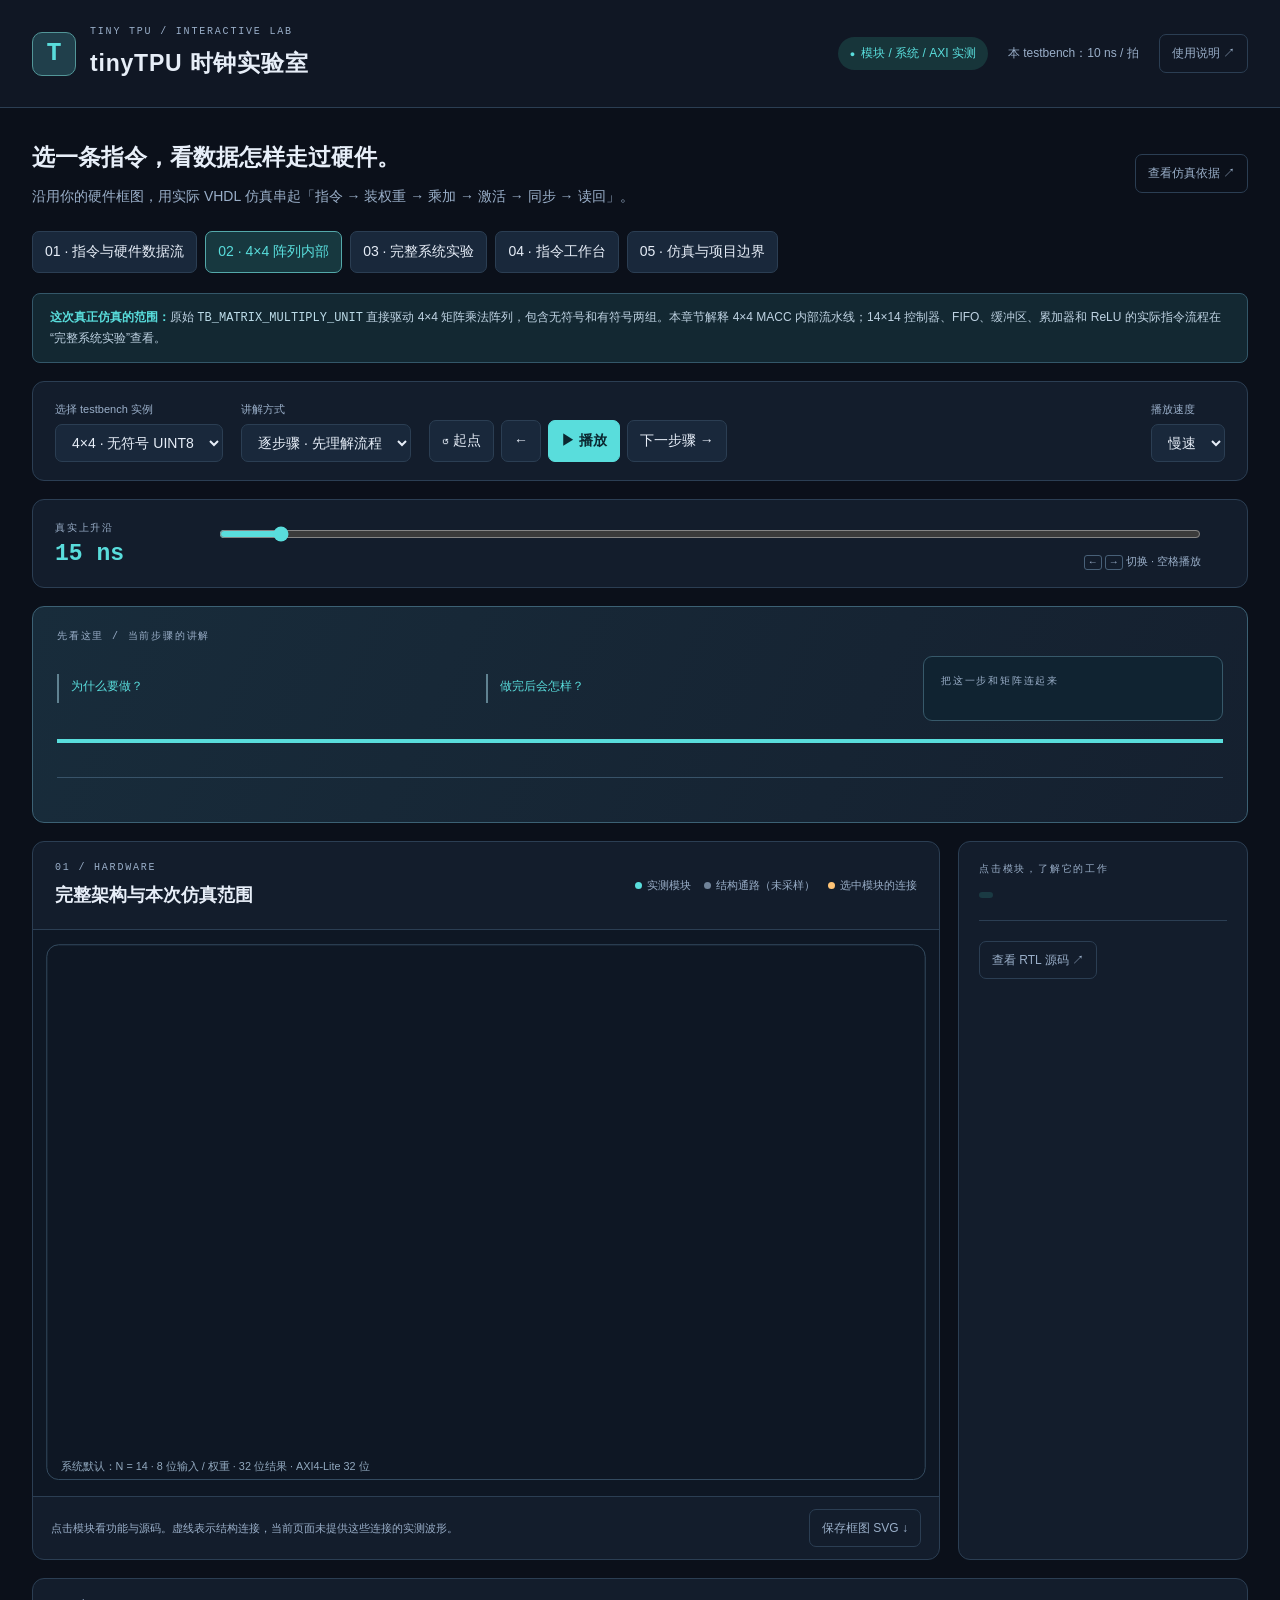
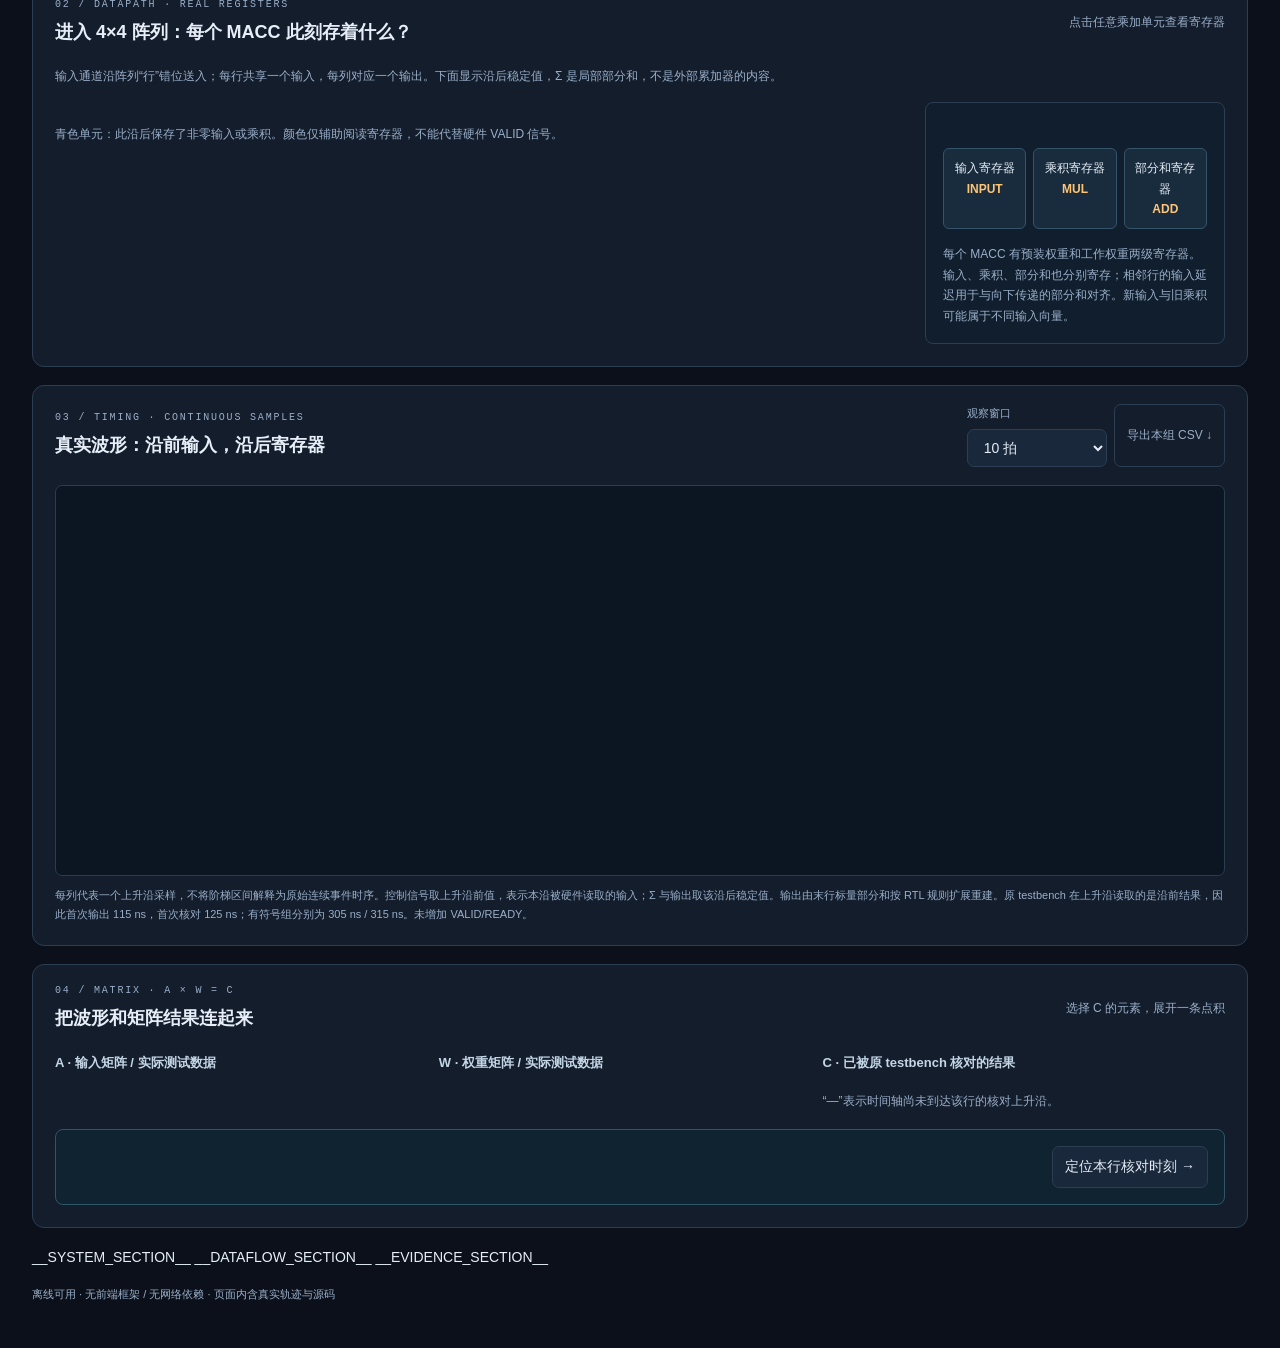
<file: doc/teaching/page.template.html>
<!doctype html>
<html lang="zh-CN"><head><meta charset="UTF-8"><meta name="viewport" content="width=device-width,initial-scale=1"><meta name="color-scheme" content="dark"><title>tinyTPU 时钟实验室 · 从矩阵到硬件</title>
<style>
:root{--bg:#0b101a;--panel:#131d2c;--surface:#19283b;--line:#2b3e53;--text:#e7eef8;--muted:#9aafc9;--cyan:#59dddc;--amber:#ffc476;--pink:#fb8da6;--mono:Consolas,"SFMono-Regular",monospace;--font:"Microsoft YaHei","PingFang SC",sans-serif}*{box-sizing:border-box}body{margin:0;background:var(--bg);color:var(--text);font:14px/1.7 var(--font)}h1,h2,h3,p{margin:0}h1{font-size:23px;letter-spacing:.8px}h2{font-size:23px}h3{font-size:16px}button,select,input{font:inherit;color:var(--text)}button,select,input[type=number]{background:var(--surface);border:1px solid var(--line);border-radius:7px;padding:8px 12px;min-height:38px}button{cursor:pointer}button:hover{border-color:#698aa5;background:#24394e}button:disabled{opacity:.35;cursor:default}button:focus-visible,select:focus-visible,input:focus-visible,summary:focus-visible,[tabindex]:focus-visible{outline:2px solid var(--cyan);outline-offset:3px}button.primary{background:var(--cyan);color:#0b2730;font-weight:bold;border-color:var(--cyan)}button.quiet{background:transparent;color:var(--muted);font-size:12px}a{color:var(--cyan)}code,pre{font-family:var(--mono)}code{color:#bddce9;font-size:12px}pre{white-space:pre-wrap;overflow-wrap:anywhere;background:#0b1622;border:1px solid var(--line);padding:16px;border-radius:8px;color:#bcd8e6;font-size:12px;line-height:1.7}.eyebrow{font:10px/1.5 var(--mono);letter-spacing:1.8px;color:var(--muted);display:block;margin-bottom:5px}.muted{color:var(--muted);font-size:12px}.masthead{padding:24px 32px;border-bottom:1px solid var(--line);display:flex;align-items:center;justify-content:space-between;background:#101724;gap:15px}.brand{display:flex;align-items:center;gap:14px}.mark{border:1px solid #529698;background:#203f4b;border-radius:10px;color:var(--cyan);width:44px;height:44px;display:grid;place-items:center;font:bold 25px var(--mono)}.meta{display:flex;gap:20px;align-items:center;font-size:12px;color:var(--muted)}.badge{border-radius:24px;color:var(--cyan);background:#17353a;padding:6px 12px}.badge:before{content:'●';font-size:9px;margin-right:6px}main{max-width:1536px;margin:auto;padding:30px 32px}.intro{display:flex;align-items:center;justify-content:space-between;gap:20px;margin-bottom:22px}.intro p{color:var(--muted);margin-top:8px}.tabs{display:flex;gap:8px;margin:20px 0;flex-wrap:wrap}.tabs button[aria-selected=true],.chips button.current{color:var(--cyan);border-color:#54a9aa;background:#17383f}.panel{background:var(--panel);border:1px solid var(--line);border-radius:12px;margin-bottom:18px}.toolbar{display:flex;gap:18px;align-items:end;flex-wrap:wrap;padding:18px 22px}.field{display:flex;flex-direction:column;gap:6px}.field label{font-size:11px;color:var(--muted)}.buttons{display:flex;gap:7px;flex-wrap:wrap}.speed{margin-left:auto}.notice{background:#132832;border:1px solid #335769;border-radius:8px;padding:13px 17px;font-size:12px;color:#bfd3e3;margin-bottom:18px}.notice strong{color:var(--cyan)}.clock-strip{display:flex;gap:24px;align-items:center;padding:16px 22px}.readout{min-width:140px}.readout strong{color:var(--cyan);font:600 23px var(--mono);display:block}.timeline{flex:1;min-width:140px}.timeline input{width:100%;accent-color:var(--cyan);margin:10px 0;cursor:pointer}.timeline>div{display:flex;justify-content:space-between;font-size:11px;color:var(--muted)}.phase-mini{text-align:right;font-size:12px;color:var(--amber)}.lesson{background:linear-gradient(115deg,#182c3b,#15202f);border-color:#3c6174;padding:22px 24px}.lesson-grid{display:grid;grid-template-columns:1fr 300px;gap:28px;margin-top:12px}.lesson h2{font-size:22px}.lesson .action{font-size:16px;margin-top:12px;color:#d3e3ef}.reasons{display:grid;grid-template-columns:1fr 1fr;gap:20px;margin-top:18px}.reasons>div{border-left:2px solid #608291;padding-left:12px}.reasons span{color:var(--cyan);font-size:12px}.reasons p{font-size:13px;color:#b9cddd;margin-top:5px}.example{border:1px solid #37596a;background:#102331;border-radius:9px;padding:17px}.example strong{font:600 25px var(--mono);color:var(--cyan);display:block;margin:14px 0}.chips{display:flex;gap:6px;flex-wrap:wrap;margin-top:18px}.chips button{font-size:11px;min-height:30px;padding:5px 9px}.moments{padding-top:13px;border-top:1px solid #385369;margin-top:16px}.moments .chips{margin-top:9px}.progress{height:4px;background:#293e50;border-radius:8px;margin-top:18px}.progress i{background:var(--cyan);display:block;height:100%;transition:width .2s}.workspace>.panel{min-width:0}.workspace{display:grid;grid-template-columns:minmax(0,1fr) 290px;gap:18px}.head{display:flex;justify-content:space-between;align-items:center;gap:12px;padding:18px 22px}.head h3{font-size:18px}.legend{display:flex;flex-wrap:wrap;gap:13px;font-size:11px;color:var(--muted)}.legend i{display:inline-block;width:7px;height:7px;border-radius:50%;margin-right:5px}.diagram-wrap{overflow:auto;background:#0e1724;border-top:1px solid var(--line);border-bottom:1px solid var(--line)}#architecture{width:100%;display:block;min-width:730px;font-family:var(--font)}.module{cursor:pointer}.module rect{fill:#192a3d;stroke:#49627b;stroke-width:1.4;rx:8}.module text{fill:var(--text);font-size:16px;text-anchor:middle}.module .sub{fill:var(--muted);font:11px var(--mono)}.module .coverage{fill:#869bb0;font-size:10px}.module:hover rect,.module:focus-visible rect,.module.selected rect{stroke:#c6dfeb;stroke-width:2}.module.trace rect{stroke:var(--cyan);fill:#123641;stroke-width:2}.module.trace .coverage{fill:var(--cyan)}.edge path{fill:none;stroke:#617d93;stroke-width:2;marker-end:url(#arrow)}.edge text{fill:#99afc6;font:11px var(--mono)}.edge.concept path{stroke-dasharray:5 4;opacity:.5}.edge.concept text{opacity:.65}.edge.selected path{stroke:var(--amber);stroke-width:3}.diagram-foot{padding:12px 18px;font-size:11px;color:var(--muted);display:flex;justify-content:space-between;gap:16px;align-items:center}.inspector{padding:20px}.inspector h3{margin:8px 0 12px}.inspector p{font-size:13px;color:#bfd0e1;margin:8px 0}.port{border-top:1px solid var(--line);margin-top:14px;padding-top:12px;font-size:12px;color:var(--muted)}.coverage-pill{display:inline-block;background:#1a3a43;color:var(--cyan);font-size:10px;border-radius:4px;padding:3px 7px}.coverage-pill.unrun{background:#293041;color:#b8c9dc}.section-body{padding:0 22px 22px}.array-layout{display:grid;grid-template-columns:minmax(0,1fr) 300px;gap:24px}.array-grid{display:grid;grid-template-columns:repeat(4,1fr);gap:8px}.cell{padding:10px 8px;text-align:left;position:relative;background:#142437;min-width:0}.cell small{color:var(--muted);font:10px var(--mono)}.cell strong{font:600 15px var(--mono);color:var(--cyan);display:block;margin:7px 0}.cell .small-values{display:flex;justify-content:space-between;font:10px var(--mono);gap:6px;color:#bdcde0}.cell.active{background:#193b43;border-color:#52a8ae}.cell.chosen{outline:2px solid var(--amber);outline-offset:1px}.lane-inputs{display:grid;grid-template-columns:repeat(4,1fr);gap:8px;margin-bottom:10px}.lane-inputs span{text-align:center;color:var(--muted);font-size:10px;border:1px solid var(--line);border-radius:5px;padding:6px}.lane-inputs b{display:block;font:600 18px var(--mono);color:var(--amber)}.cell-detail{background:#101e2d;border:1px solid var(--line);border-radius:8px;padding:17px}.cell-detail h3{color:var(--amber)}.registers{display:grid;grid-template-columns:1fr 1fr;gap:8px;margin-top:13px}.registers>div{padding:8px;background:#172c3d;border-radius:5px;font-size:10px;color:var(--muted)}.registers b{display:block;font:600 20px var(--mono);color:var(--cyan);margin-top:5px}.pipeline{display:flex;gap:7px;margin:15px 0}.pipeline>span{flex:1;background:#192c3d;border:1px solid #35546a;border-radius:6px;padding:9px;text-align:center;font-size:12px}.pipeline>span b{display:block;color:var(--amber)}.pipeline-note{color:var(--muted);font-size:12px}.wave-scroll{overflow:auto;background:#0c1623;border:1px solid #283d50;border-radius:7px}#wave{display:block;width:100%;min-width:900px}.wave-note{color:var(--muted);font-size:11px;margin-top:10px}.matrix-layout{display:grid;grid-template-columns:1fr 1fr 1.1fr;gap:18px}.matrix-block{min-width:0}.matrix-block h3{font-size:13px;margin-bottom:10px;color:#c4d6e6}.matrix{display:grid;grid-template-columns:repeat(4,minmax(0,1fr));gap:5px}.matrix button,.matrix span{border:1px solid #32485e;border-radius:5px;padding:8px 2px;text-align:center;font:12px var(--mono);background:#162639}.matrix button{min-height:36px}.matrix .selected{border-color:var(--amber);color:var(--amber)}.matrix .checked{color:var(--cyan);background:#17383d}.matrix .pending{color:#6f879f}.equation{display:flex;justify-content:space-between;gap:18px;align-items:center;padding:16px;background:#102331;border:1px solid #315568;border-radius:8px;margin-top:18px}.equation p{font:14px/1.9 var(--mono);color:#d3e2eb}.equation strong{color:var(--amber)}.status-row{display:grid;grid-template-columns:repeat(3,1fr);gap:16px;margin:18px 0}.status-card{background:#132636;border:1px solid var(--line);border-radius:10px;padding:18px}.status-card b{font:600 25px var(--mono);color:var(--cyan);display:block;margin:8px 0}.status-card.fail b{color:var(--pink)}.status-card p{font-size:12px;color:var(--muted)}table{width:100%;border-collapse:collapse;font-size:12px}th,td{text-align:left;border-bottom:1px solid var(--line);padding:11px 10px;vertical-align:top}th{color:#98b1c9;font-weight:500}td:first-child{color:#d7e7f2}.table-scroll{overflow:auto}td.pass{color:var(--cyan)}td.fail{color:var(--pink)}details{padding:14px 0;border-top:1px solid var(--line)}summary{color:#c0d6e5;cursor:pointer;font-size:13px}details p{margin:12px 0;color:var(--muted);font-size:12px}.isa-layout{display:grid;grid-template-columns:1fr 340px;gap:24px}.bitbar{display:flex;margin:18px 0 8px;gap:3px}.bitbar>div{padding:13px 5px;text-align:center;border:1px solid #48627d;background:#1a3044;font-size:12px}.bitbar>div span{display:block;font:10px var(--mono);color:var(--muted)}.bitbar .op{color:var(--cyan);background:#163b41}.bitbar .addr{color:var(--amber)}.packer{padding:18px;background:#102130;border:1px solid var(--line);border-radius:8px}.packer .field{margin-bottom:12px}.packer input,.packer select{width:100%;min-width:0}.hex{font:600 19px var(--mono);color:var(--cyan);overflow-wrap:anywhere;margin-top:14px}.words{margin:10px 0;font:12px/1.9 var(--mono);color:#aec3d7}.warning{color:var(--pink);font-size:12px}.flow{display:flex;align-items:center;gap:10px;margin:15px 0;flex-wrap:wrap}.flow span{padding:8px 12px;border:1px solid #385367;border-radius:7px;color:#cce0ed;background:#162b3c}.flow b{color:var(--cyan)}.source-code{max-height:65vh;overflow:auto;white-space:pre;font-size:11px}dialog{background:#111e2c;color:var(--text);border:1px solid #52798b;border-radius:12px;width:min(900px,94vw);max-height:90vh;padding:22px}dialog::backdrop{background:#040a11c9}dialog .dialog-head{display:flex;justify-content:space-between;gap:12px;align-items:center}dialog p{color:var(--muted);margin:12px 0;font-size:13px}dialog ul{color:#bfcedd;font-size:13px;padding-left:20px}footer{display:flex;justify-content:space-between;gap:15px;flex-wrap:wrap;color:var(--muted);font-size:11px;padding:15px 0}#toast{position:fixed;bottom:22px;left:50%;transform:translateX(-50%);background:#183840;border:1px solid #5fa7a7;border-radius:7px;padding:10px 16px;color:var(--cyan);z-index:20}[hidden]{display:none!important}.key{font:10px var(--mono);border:1px solid #486078;border-radius:3px;padding:1px 5px}.split-actions{display:flex;gap:7px;flex-wrap:wrap}.sidenote{border-left:2px solid var(--amber);padding-left:13px;color:var(--muted);font-size:12px;margin-top:15px}.disclaimer{margin-bottom:16px;font-size:12px;color:var(--muted)}.linked{cursor:pointer}.linked:hover text{fill:var(--amber)}
@media(max-width:1100px){.workspace{grid-template-columns:minmax(0,1fr) 250px}.array-layout{grid-template-columns:1fr}.cell-detail{display:grid;grid-template-columns:1fr 1fr;gap:15px}.lesson-grid{grid-template-columns:1fr 250px}.isa-layout{grid-template-columns:1fr 300px}.meta>span:last-child{display:none}}@media(max-width:760px){main{padding:22px 14px}.masthead{padding:18px 14px}.masthead h1{font-size:18px}.meta{gap:8px}.meta>span:not(.badge){display:none}.intro{align-items:start}.intro h2{font-size:21px}.intro p{font-size:12px}.intro button{padding:7px;font-size:11px}.toolbar{gap:12px;padding:15px}.toolbar .field{flex:1;min-width:130px}.speed{margin-left:0}.buttons{width:100%;order:4}.clock-strip{gap:13px;padding:15px;flex-wrap:wrap}.phase-mini{display:none}.readout{min-width:100px}.readout strong{font-size:20px}.lesson{padding:18px 16px}.lesson-grid,.workspace,.isa-layout{grid-template-columns:minmax(0,1fr)}.lesson-grid{gap:18px}.lesson .action{font-size:14px}.example strong{margin:8px 0}.reasons{gap:12px}.head{padding:16px;align-items:start;flex-wrap:wrap}.section-body{padding:0 16px 18px}.head h3{font-size:16px}.matrix-layout{grid-template-columns:1fr}.matrix-block .matrix{max-width:450px}.equation{align-items:start;flex-direction:column}.cell-detail{display:block}.status-row{grid-template-columns:1fr}.status-card{padding:13px}.status-card b{font-size:21px}.inspector{padding:16px}.diagram-foot{flex-wrap:wrap}.array-grid{gap:6px}.cell{padding:7px 5px}.cell strong{font-size:12px}.cell .small-values{font-size:9px;flex-wrap:wrap}.lane-inputs{gap:5px}.bitbar>div{font-size:10px}.bitbar>div span{font-size:8px}.tabs button{font-size:12px}.matrix button,.matrix span{font-size:13px}}@media(prefers-reduced-motion:reduce){*{transition:none!important}}
#system-architecture{width:100%;display:block;min-width:730px}.module.sys-busy rect{stroke:var(--amber);fill:#3b3027}.sys-control{display:flex;justify-content:space-between;gap:10px;padding:7px 0;border-bottom:1px solid var(--line)}.sys-control code{font-size:10px;overflow-wrap:anywhere}.sys-control b{color:var(--cyan);font:14px var(--mono)}.system-vector{display:grid;grid-template-columns:repeat(7,minmax(0,1fr));gap:8px;margin:18px 0}.system-vector>div{background:#172c3d;border:1px solid var(--line);padding:10px;border-radius:7px;min-width:0}.system-vector span,.system-vector small{display:block;color:var(--muted);font:10px var(--mono)}.system-vector b{display:block;font:600 22px var(--mono);margin:5px 0;color:var(--cyan)}.system-vector .verified{border-color:#3c9696;background:#17353c}.commands-table code{white-space:nowrap}@media(max-width:760px){.system-vector{grid-template-columns:repeat(4,minmax(0,1fr))}.sys-control code{font-size:11px}}@media(max-width:420px){.system-vector{grid-template-columns:repeat(3,minmax(0,1fr))}}
__DATAFLOW_STYLE__
__HARDWARE_FLOW_STYLE__
</style></head><body>
<header class="masthead"><div class="brand"><div class="mark">T</div><div><span class="eyebrow">TINY TPU / INTERACTIVE LAB</span><h1>tinyTPU 时钟实验室</h1></div></div><div class="meta"><span class="badge">模块 / 系统 / AXI 实测</span><span>本 testbench：10 ns / 拍</span><button class="quiet" id="help-open">使用说明 ↗</button></div></header>
<main><div class="intro"><div><h2>选一条指令，看数据怎样走过硬件。</h2><p>沿用你的硬件框图，用实际 VHDL 仿真串起「指令 → 装权重 → 乘加 → 激活 → 同步 → 读回」。</p></div><button class="quiet" id="evidence-shortcut">查看仿真依据 ↗</button></div>
<div class="tabs" role="tablist" aria-label="教学章节"><button role="tab" id="tab-dataflow" aria-selected="false" aria-controls="dataflow" data-tab="dataflow" tabindex="-1">01 · 指令与硬件数据流</button><button role="tab" id="tab-lab" aria-selected="true" aria-controls="lab" data-tab="lab">02 · 4×4 阵列内部</button><button role="tab" id="tab-system" aria-selected="false" aria-controls="system" data-tab="system" tabindex="-1">03 · 完整系统实验</button><button role="tab" id="tab-isa" aria-selected="false" aria-controls="isa" data-tab="isa" tabindex="-1">04 · 指令工作台</button><button role="tab" id="tab-evidence" aria-selected="false" aria-controls="evidence" data-tab="evidence" tabindex="-1">05 · 仿真与项目边界</button></div>
<section id="lab" role="tabpanel" aria-labelledby="tab-lab">
<div class="notice"><strong>这次真正仿真的范围：</strong>原始 <code>TB_MATRIX_MULTIPLY_UNIT</code> 直接驱动 4×4 矩阵乘法阵列，包含无符号和有符号两组。本章节解释 4×4 MACC 内部流水线；14×14 控制器、FIFO、缓冲区、累加器和 ReLU 的实际指令流程在“完整系统实验”查看。</div>
<div class="panel toolbar"><div class="field"><label for="case-select">选择 testbench 实例</label><select id="case-select"><option value="0">4×4 · 无符号 UINT8</option><option value="1">4×4 · 有符号 INT8</option></select></div><div class="field"><label for="mode">讲解方式</label><select id="mode"><option value="step">逐步骤 · 先理解流程</option><option value="clock">逐时钟 · 深入看细节</option></select></div><div class="buttons"><button id="reset">↺ 起点</button><button id="prev" aria-label="上一步">←</button><button id="play" class="primary">▶ 播放</button><button id="next">下一步骤 →</button></div><div class="field speed"><label for="speed">播放速度</label><select id="speed"><option value="1600">慢速</option><option value="700">适中</option><option value="200">快速</option></select></div></div>
<div class="panel clock-strip"><div class="readout"><span class="eyebrow">真实上升沿</span><strong id="time">15 ns</strong><span class="muted" id="cycle"></span></div><div class="timeline"><div><span id="timeline-description"></span><span id="step-index"></span></div><input id="timeline" type="range" min="0" max="18" value="1" aria-label="选择真实上升沿"><div><span id="bounds"></span><span><span class="key">←</span> <span class="key">→</span> 切换 · 空格播放</span></div></div><div class="phase-mini" id="phase-mini"></div></div>
<div class="panel lesson"><span class="eyebrow">先看这里 / 当前步骤的讲解</span><div class="lesson-grid"><div><h2 id="lesson-title"></h2><p class="action" id="lesson-action"></p><div class="reasons"><div><span>为什么要做？</span><p id="lesson-why"></p></div><div><span>做完后会怎样？</span><p id="lesson-next"></p></div></div></div><div class="example"><span class="eyebrow">把这一步和矩阵连起来</span><strong id="example-value"></strong><p class="muted" id="example-text"></p></div></div><div class="progress"><i id="progress"></i></div><div class="chips" id="chapters"></div><div class="moments"><span class="muted" id="moment-range"></span><div class="chips" id="moments"></div></div></div>
<div class="workspace"><div class="panel"><div class="head"><div><span class="eyebrow">01 / HARDWARE</span><h3>完整架构与本次仿真范围</h3></div><div class="legend"><span><i style="background:var(--cyan)"></i>实测模块</span><span><i style="background:#708399"></i>结构通路（未采样）</span><span><i style="background:var(--amber)"></i>选中模块的连接</span></div></div><div class="diagram-wrap"><svg id="architecture" viewBox="0 0 920 575" role="img" aria-label="tinyTPU 硬件架构，矩阵乘法单元为本次实测模块"><defs><marker id="arrow" markerWidth="8" markerHeight="8" refX="7" refY="4" orient="auto"><path d="M0,0 L8,4 L0,8" fill="#718ea4"/></marker></defs><rect x="14" y="15" width="892" height="543" rx="12" fill="none" stroke="#344c60"/><g id="arch-edges"></g><g id="arch-modules"></g><text x="28" y="548" fill="#91a8be" font-size="11">系统默认：N = 14 · 8 位输入 / 权重 · 32 位结果 · AXI4-Lite 32 位</text></svg></div><div class="diagram-foot"><span>点击模块看功能与源码。虚线表示结构连接，当前页面未提供这些连接的实测波形。</span><button class="quiet" id="svg-download">保存框图 SVG ↓</button></div></div><aside class="panel inspector"><span class="eyebrow">点击模块，了解它的工作</span><span id="module-coverage" class="coverage-pill"></span><h3 id="module-title"></h3><p id="module-description"></p><div class="port" id="module-ports"></div><p class="sidenote" id="module-note"></p><button class="quiet" id="module-source">查看 RTL 源码 ↗</button></aside></div>
<div class="panel"><div class="head"><div><span class="eyebrow">02 / DATAPATH · REAL REGISTERS</span><h3>进入 4×4 阵列：每个 MACC 此刻存着什么？</h3></div><span class="muted">点击任意乘加单元查看寄存器</span></div><div class="section-body"><p class="disclaimer">输入通道沿阵列“行”错位送入；每行共享一个输入，每列对应一个输出。下面显示沿后稳定值，Σ 是局部部分和，不是外部累加器的内容。</p><div class="array-layout"><div><div class="lane-inputs" id="lane-inputs"></div><div class="array-grid" id="array"></div><p class="pipeline-note" style="margin-top:12px">青色单元：此沿后保存了非零输入或乘积。颜色仅辅助阅读寄存器，不能代替硬件 VALID 信号。</p></div><div class="cell-detail"><div><h3 id="cell-title"></h3><p class="muted" id="cell-equation"></p><div class="registers" id="registers"></div></div><div><div class="pipeline"><span>输入寄存器<b>INPUT</b></span><span>乘积寄存器<b>MUL</b></span><span>部分和寄存器<b>ADD</b></span></div><p class="pipeline-note">每个 MACC 有预装权重和工作权重两级寄存器。输入、乘积、部分和也分别寄存；相邻行的输入延迟用于与向下传递的部分和对齐。新输入与旧乘积可能属于不同输入向量。</p></div></div></div></div></div>
<div class="panel"><div class="head"><div><span class="eyebrow">03 / TIMING · CONTINUOUS SAMPLES</span><h3>真实波形：沿前输入，沿后寄存器</h3></div><div class="split-actions"><div class="field"><label for="window">观察窗口</label><select id="window"><option value="10">10 拍</option><option value="19">本组全部 19 拍</option></select></div><button class="quiet" id="csv-download">导出本组 CSV ↓</button></div></div><div class="section-body"><div class="wave-scroll"><svg id="wave" viewBox="0 0 1050 350" role="img" aria-label="当前 testbench 的信号波形"></svg></div><p class="wave-note">每列代表一个上升沿采样，不将阶梯区间解释为原始连续事件时序。控制信号取上升沿前值，表示本沿被硬件读取的输入；Σ 与输出取该沿后稳定值。输出由末行标量部分和按 RTL 规则扩展重建。原 testbench 在上升沿读取的是沿前结果，因此首次输出 115 ns，首次核对 125 ns；有符号组分别为 305 ns / 315 ns。未增加 VALID/READY。</p></div></div>
<div class="panel"><div class="head"><div><span class="eyebrow">04 / MATRIX · A × W = C</span><h3>把波形和矩阵结果连起来</h3></div><span class="muted">选择 C 的元素，展开一条点积</span></div><div class="section-body"><div class="matrix-layout"><div class="matrix-block"><h3>A · 输入矩阵 / 实际测试数据</h3><div class="matrix" id="matrix-a"></div></div><div class="matrix-block"><h3>W · 权重矩阵 / 实际测试数据</h3><div class="matrix" id="matrix-w"></div></div><div class="matrix-block"><h3>C · 已被原 testbench 核对的结果</h3><div class="matrix" id="matrix-c"></div><p class="muted" style="margin-top:7px">“—”表示时间轴尚未到达该行的核对上升沿。</p></div></div><div class="equation"><div><p id="dot-title"></p><p id="dot-equation"></p><span class="muted" id="dot-status"></span></div><button id="goto-check">定位本行核对时刻 →</button></div></div></div>
</section>
__SYSTEM_SECTION__
__DATAFLOW_SECTION__
<section id="isa" role="tabpanel" aria-labelledby="tab-isa" hidden><div class="notice"><strong>这一页讲编码与系统流程。</strong>指令工作台是按源码规则实现的编码器，不是完整 TPU 仿真器。4×4 时钟实验直接驱动 MMU；14×14 系统实验实际执行下方的加载、乘法、ReLU 和同步指令。</div><div class="panel"><div class="head"><div><span class="eyebrow">01 / ISA · 80 BITS</span><h3>一条指令，告诉硬件算什么、从哪读、往哪写</h3></div></div><div class="section-body isa-layout"><div><p>每条指令为 <b>10 字节</b>。普通计算格式如下，操作码位于最低 8 位；加载权重时，两个地址字段合并为 40 位权重地址。</p><div class="bitbar" id="bitbar"></div><p class="muted">上图按位编号从高到低排列；C 端通过 lower_word、middle_word、upper_word 三次写入组装指令。</p><div class="table-scroll" style="margin-top:18px"><table><thead><tr><th>操作</th><th>编码</th><th>实际行为</th></tr></thead><tbody><tr><td>空操作</td><td><code>0x00</code></td><td>不启动计算单元</td></tr><tr><td>加载权重</td><td><code>0x08 / 0x09</code></td><td>无符号 / 有符号；权重缓冲 → MMU 预装寄存器</td></tr><tr><td>矩阵乘法</td><td><code>0x20 / 0x21 / 0x22 / 0x23</code></td><td>bit0：有符号输入；bit1：累加而非覆盖</td></tr><tr><td>激活</td><td><code>0x80</code> 系列</td><td>bit4：有符号；低 4 位：0 取高字节 [31:24]、1 ReLU、9 Sigmoid</td></tr><tr><td>同步</td><td><code>0xFF</code></td><td>等待各单元资源忙结束，产生 SYNCHRONIZE</td></tr><tr><td>停止（文档）</td><td><code>0x02</code></td><td>当前 CONTROL_COORDINATOR 无专门译码，落入空操作分支</td></tr></tbody></table></div><p class="sidenote">译码优先级：0xFF → bit7 激活 → bit5 矩阵乘法 → bit3 加载权重 → 空操作。文档的 Sigmoid 编码例子与实际低 4 位枚举不一致；当前有符号 Sigmoid 是 0x99（153）。RELU6、TANH 等虽在枚举中，激活模块未实现。</p><div class="flow"><span>主机写入输入 / 权重</span><b>→</b><span>read_weights</span><b>→</b><span>matrix_multiply</span><b>→</b><span>activate</span><b>→</b><span>synchronize</span><b>→</b><span>主机读取输出</span></div><p class="muted">主机经 AXI 内存映射搬运数据，没有 DMA_LOAD、CONV2D、UPSAMPLE2X 等专用指令。length 表示向量处理长度，不是传输字节数。分块矩阵先覆盖累加器，再逐块累加，最后激活。</p><button class="quiet" data-source="src/vhdl/Control_Unit/CONTROL_COORDINATOR.vhdl">查看实际译码源码 ↗</button></div><div class="packer"><span class="eyebrow">TRY IT / 指令编码器</span><div class="field"><label for="opcode">操作与标志</label><select id="opcode"><option value="9">0x09 · 有符号权重</option><option value="8">0x08 · 无符号权重</option><option value="33">0x21 · 有符号乘法，覆盖</option><option value="35">0x23 · 有符号乘法，累加</option><option value="32">0x20 · 无符号乘法，覆盖</option><option value="34">0x22 · 无符号乘法，累加</option><option value="145">0x91 · 有符号 ReLU</option><option value="153">0x99 · 有符号 Sigmoid</option><option value="128">0x80 · 直通</option><option value="255">0xFF · 同步</option><option value="0">0x00 · 空操作</option><option value="2">0x02 · 文档 halt，未实现</option></select></div><div class="field" id="length-field"><label for="length">length · 32 位</label><input id="length" type="number" min="0" max="4294967295" step="1" value="14"></div><div class="field" id="weight-field"><label for="weight-address">权重地址 · 40 位</label><input id="weight-address" type="number" min="0" max="1099511627775" step="1" value="0"></div><div class="field" id="acc-field" hidden><label for="acc-address">累加器地址 · 16 位</label><input id="acc-address" type="number" min="0" max="65535" step="1" value="0"></div><div class="field" id="buffer-field" hidden><label for="buffer-address">统一缓冲地址 · 24 位</label><input id="buffer-address" type="number" min="0" max="16777215" step="1" value="0"></div><p class="warning" id="pack-error" role="alert"></p><div class="hex" id="packed-hex"></div><div class="words" id="packed-words"></div><p class="muted" id="pack-flags"></p><pre id="text-command"></pre><button class="quiet" id="copy-command">复制十六进制指令</button><p class="muted" style="margin-top:13px">地址字段范围是编码范围，不等于实际存储容量。AXI 顶层默认权重深度 32768、统一缓冲深度 4096；需按硬件配置检查寻址范围。</p></div></div></div><div class="panel"><div class="head"><div><span class="eyebrow">02 / SOFTWARE TO HARDWARE</span><h3>从训练模型到板上执行</h3></div></div><div class="section-body"><div class="flow"><span>TensorFlow 离线训练</span><b>→</b><span>权重量化 / CSV 导出</span><b>→</b><span>按 N 拆块 / 补零</span><b>→</b><span>生成文本与指令</span><b>→</b><span>Zynq C 程序</span></div><p class="muted">有符号定点范围 −1～127/128；无符号范围 0～255/256。MMU testbench 核对的是原始整数点积，没有执行定点缩放或激活。模型、硬件 N、Python TPU_WIDTH 和 C 的 TPU_VECTOR_SIZE 必须一致。</p><p class="sidenote">云环境已验证 Python 的输入转换；TensorFlow 模型训练、Vivado 综合、比特流生成和实际板上运行未验证。README 中 177.77 MHz / 72.18 GOPS 是原作者的历史评估，不是当前机器测量。</p></div></div></section>
__EVIDENCE_SECTION__
<footer><span>离线可用 · 无前端框架 / 无网络依赖 · 页面内含真实轨迹与源码</span><span id="footer-version"></span></footer>
</main>
<dialog id="help-dialog"><div class="dialog-head"><h2>选指令，看硬件怎样交接数据</h2><button data-close="help-dialog" aria-label="关闭使用说明">关闭 ×</button></div><ul><li>第一章选择直通或有符号 ReLU，再选择 read_weights、matrix_multiply、activate 或 synchronise。框图布局对应你提供的硬件模块。</li><li>默认教学模式一次只讲一条指令，每步讲清动作、原因和结果，重复传输合成一步。下一步推进教学动作；步内关键时刻可单独选择。逐时钟每次推进 10 ns，并显示真实并行活动。</li><li>青色边框表示本步骤相关硬件；亮实线表示本沿有效交接，琥珀虚线表示流水处理中，粉色表示同步等待。点击连线弹出两端模块、作用、传输内容和生效条件；点击模块查看功能、端口和实际 RTL。</li><li>SDS 按通道显示数据来源行；不同通道可能属于不同行。框图下的交接向量与进度只显示当前时刻的数据；下方折叠的仿真证据包含原始波形、完整矩阵、ZIP 与 PDF 离线下载。</li><li>第二章深入 4×4 MACC 寄存器；第三章查看两轮完整 14×14 覆盖 / 累加实验。指令工作台负责 80 位编码，仿真结论与范围见最后一章。</li><li>硬件演示控件或框图内，左右键推进当前教学步骤或时钟；证据阶段按钮内，左右键切换阶段。空格播放，Enter 查看选中模块或通路，Esc 关闭弹窗；输入框保留原有按键行为。</li></ul></dialog>
<dialog id="source-dialog"><div class="dialog-head"><h3 id="source-title"></h3><button data-close="source-dialog" aria-label="关闭源码">关闭 ×</button></div><p>下方为已通过回归测试的修复版本源码，供讲解对照；基础提交与修复补丁可在仿真依据中查看。</p><pre id="source-content" class="source-code"></pre><button id="source-download">下载此源码 ↓</button></dialog><div id="toast" role="status" hidden></div><noscript><p style="padding:24px">请启用 JavaScript 查看交互和真实轨迹。仿真日志也包含在交付包 evidence 目录中。</p></noscript>
<script>
const TRACE=__TRACE__;
const SYSTEM=__SYSTEM__;
const PDF_FLOW=__PDF_FLOW__;
const SOURCES=__SOURCES__;
const LOGS=__LOGS__;
const $=id=>document.getElementById(id);
const fmt=n=>n===null||n===undefined?'X':String(n);
const esc=s=>String(s).replace(/[&<>"']/g,c=>({'&':'&amp;','<':'&lt;','>':'&gt;','"':'&quot;',"'":'&#39;'}[c]));
let caseIndex=0,index=1,mode='step',timer=null,selectedModule='mmu',selectedCell=[0,0],selectedResult=[0,0],activeTab='lab',currentSource='',toastTimer;
const STEPS=[
 {title:'先复位：把寄存器回到已知状态',range:[0,1],key:[1],action:'testbench 直接控制 MMU。此阶段保持计算使能关闭，再在上升沿复位工作权重、输入、乘积和部分和寄存器。',why:'流水线保存着历史数据。明确初始状态，才能判断后面的结果来自本次输入。',next:'复位撤销后，逐行预装 4×4 权重；输入仍保持为零。',example:'RESET → 0',text:'复位是同步的：沿前 RESET=1，沿后相关寄存器清零。这里没有读取指令 FIFO。'},
 {title:'先存配方：四行权重进入预装寄存器',range:[2,5],key:[2,3,4,5],action:'LOAD_WEIGHT=1，WEIGHT_ADDRESS 从 0 到 3。每拍送入四个权重，写到对应阵列行的 PREWEIGHT 寄存器。',why:'预装权重和当前工作权重分开保存，可以先备好下一组权重。',next:'ACTIVATE_WEIGHT 将把预装权重逐行切换到工作权重，随后执行乘法。',example:'4 行 × 4 权重',text:'此时 ENABLE=0；预装权重仍可写入，但输入、乘积、部分和寄存器保持不动。'},
 {title:'逐行启用权重，让输入错开到达',range:[6,9],key:[6,7,8,9],action:'ACTIVATE_WEIGHT 触发后，ACTIVATE_MAP 的 1 逐行移动。四个输入通道分别延迟 0、1、2、3 拍，直接送入阵列。',why:'部分和向下传一拍，下一行就需要晚一拍接到对应输入，才能把同一个点积正确相加。',next:'输入流继续进入，乘积与部分和在流水线中推进；较早的输入开始形成完整结果。',example:'0 / 1 / 2 / 3 拍',text:'本 testbench 用四个进程直接产生错位输入，未实例化 SYSTOLIC_DATA_SETUP 模块。'},
 {title:'流水线推进，第一行结果到达末行',range:[10,11],key:[10,11],action:'每个 MACC 将已寄存输入乘以工作权重，再把已寄存乘积加到上一阵列行的部分和。此阶段末行开始出现完整输出。',why:'流水线中同时存在多个输入向量；不能把此刻输入与此刻乘积、部分和视为同一个任务。',next:'原 testbench 会在下一个上升沿读取稳定输出并逐行比较。',example:'A[0,:] × W',text:'无符号第一行输出在 115 ns 沿后出现；有符号第一行在 305 ns 沿后出现。'},
 {title:'核对四行：和数学预期逐元素比较',range:[12,15],key:[12,13,14,15],action:'原 testbench 每个上升沿读取一行四个输出，并与 RESULT_MATRIX 的预期值比较。每组四行，共 16 个元素。',why:'原测试会在任何一个输出不一致时报告 ERROR，不能用“有波形”代替结果正确。',next:'最后一行核对成功后打印成功报告。注意此沿后输出已推进到下一行或零。',example:'16 个输出比较',text:'此步骤看沿前输出；Σ 和波形中的 RESULT 是沿后值，显示下一行属于正常流水线推进。'},
 {title:'本组比较已通过，留出结束区间',range:[16,18],key:[16,18],action:'此时本组四行结果已核对通过。testbench 保持使能，输入恢复零，等待流程切换或停止时钟。',why:'结束区间不是新的一次矩阵计算，也不证明系统级 IRQ 已触发。',next:'无符号组之后进入有符号组；有符号组结束后原 testbench 停止时钟。',example:'本组 PASS',text:'整次运行成功报告分别位于 155 ns 和 345 ns；完整 TPU、AXI 和外部累加器未参与。'}
];
const MODULES={
 axi:{title:'AXI-Lite 接口',sub:'主机 ↔ 内存映射',x:45,y:42,w:830,h:60,source:'src/vhdl/AXI/tinyTPU_v1_0_S00_AXI.vhd',description:'把主机的 32 位 AXI4-Lite 读写转换为权重、统一缓冲和指令接口。主机通过内存映射搬运数据，而非 DMA 指令。',ports:'读写通道：AR / R、AW / W / B；SYNCHRONIZE 作为中断输出。',note:'本次 MMU 仿真没有 AXI 主机，也没有采样 AXI 握手。'},
 unified:{title:'统一缓存',sub:'UNIFIED_BUFFER',x:45,y:175,w:150,h:125,source:'src/vhdl/Unified_Buffer/UNIFIED_BUFFER.vhdl',description:'保存网络层输入与输出。主机端口可读写，计算端口读取输入，激活端口写回输出。主机访问具有优先级。',ports:'8 位 × N 向量；缓冲地址 24 位；默认深度 4096。',note:'地址字段宽度与实际可寻址容量不同；主机与计算访问需要同步。'},
 control:{title:'控制器',sub:'协调 + 权重 / 乘法 / 激活控制',x:310,y:175,w:345,h:100,source:'src/vhdl/Control_Unit/CONTROL_COORDINATOR.vhdl',description:'译码指令，协调权重加载、矩阵乘法和激活控制。资源忙时等待；同步指令等待计算资源完成后通知主机。',ports:'指令 80 位；BUSY / ENABLE；各模块地址、模式与使能。',note:'本次 MMU 由 testbench 直接驱动，没有执行指令流。'},
 fifo:{title:'指令 FIFO',sub:'INSTRUCTION_FIFO',x:730,y:175,w:145,h:100,source:'src/vhdl/Instruction_FIFO/INSTRUCTION_FIFO.vhdl',description:'将主机分三次写入的 32+32+16 位组合成 80 位指令，缓冲后交给 TPU 核心。',ports:'LOWER / MIDDLE / UPPER；NEXT_EN；EMPTY / FULL。',note:'已将 generic case 静态性错误改为等价条件判断；RAM / FF 两种实现、深度 3 / 32 的回归均通过。'},
 weight:{title:'权重缓存',sub:'WEIGHT_BUFFER',x:220,y:315,w:180,h:60,source:'src/vhdl/Weight_Buffer/WEIGHT_BUFFER.vhdl',description:'主机写入模型权重；权重控制单元读取权重向量并预装到乘法阵列。',ports:'8 位 × N 权重；权重地址 40 位；默认深度 32768。',note:'实测轨迹绕过此缓存，testbench 直接提供 WEIGHT_DATA。'},
 setup:{title:'数据准备',sub:'SYSTOLIC_DATA_SETUP',x:45,y:420,w:150,h:90,source:'src/vhdl/SDS/SYSTOLIC_DATA_SETUP.vhdl',description:'按通道施加不同拍数的延迟，把整齐输入向量转为阵列需要的错位输入。',ports:'8 位 × N 输入 / 输出。',note:'原 MMU testbench 用四个输入进程实现错位；本模块本身未在该轨迹实例化。'},
 mmu:{title:'矩阵乘法单元',sub:'MATRIX_MULTIPLY_UNIT',x:255,y:420,w:260,h:90,source:'src/vhdl/MMU/MATRIX_MULTIPLY_UNIT.vhdl',description:'N×N 个 MACC 组成权重驻留的脉动阵列。每行共享输入，部分和向下传递，末行产生 N 路结果。',ports:'系统默认 N=14；本 testbench N=4。8 位数据先扩为 9 位，输出扩展到 32 位。',note:'本次实测范围：4×4，16 个 MACC，两组矩阵，共 32 个输出比较通过。',trace:true},
 register:{title:'累加器',sub:'REGISTER_FILE',x:560,y:420,w:130,h:90,source:'src/vhdl/Register_File/REGISTER_FILE.vhdl',description:'保存矩阵块的 32 位结果，支持覆盖或与已有结果相加，使大矩阵能分块计算。',ports:'32 位 × N；累加器地址 16 位；ACCUMULATE。',note:'与 MACC 内部部分和不同。已修正测试等待时序与 RTL 独立读通路边界检查；40 项独立比较及完整系统的覆盖 / 累加均通过。'},
 activation:{title:'激活单元',sub:'ACTIVATION',x:735,y:420,w:140,h:90,source:'src/vhdl/Activation/ACTIVATION.vhdl',description:'对 32 位累加结果做舍入、缩放和激活，输出 8 位向量，回写统一缓存。实际实现直通、饱和 ReLU 和查表 Sigmoid。',ports:'输入 32 位 × N，输出 8 位 × N；激活函数与符号控制。',note:'枚举中其他激活并未实现。MMU 原始整数点积结果尚未经过该模块。'}
};
const EDGES=[
 ['axi','unified','M120 102 V175',125,145,'主机读写'],['axi','weight','M245 102 V345 H220',248,145,'权重写入'],['axi','fifo','M800 102 V175',806,145,'80 bit'],['fifo','control','M730 210 H655',666,202,'指令'],['control','fifo','M655 249 H730',666,243,'NEXT / BUSY'],['control','unified','M310 200 H195',211,193,'ADDR / EN'],['control','weight','M335 275 V315',341,300,'ADDR / EN'],['control','mmu','M480 275 V420',486,358,'MODE / EN'],['control','register','M624 275 V420',630,358,'ADDR / MODE'],['control','activation','M655 265 H840 V420',846,358,'MODE'],['unified','setup','M120 300 V420',127,368,'N×8 bit'],['weight','mmu','M310 375 V420',316,402,'N×8 bit'],['setup','mmu','M195 465 H255',200,452,'N×8 bit'],['mmu','register','M515 465 H560',517,452,'N×32'],['register','activation','M690 465 H735',692,452,'N×32'],['activation','unified','M805 510 V531 H25 V238 H45',330,526,'回写 N×8 bit'],['control','axi','M525 175 V102',532,145,'SYNCHRONIZE']
];
function caseData(){return TRACE.cases[caseIndex]}
function samples(){const c=caseData();return TRACE.samples.filter(s=>s.ns>=c.start&&s.ns<=c.end)}
function stepOf(i){return STEPS.findIndex(s=>i>=s.range[0]&&i<=s.range[1])}
function stop(){stopSystem();if(window.hardwareReady)stopHardware();clearInterval(timer);timer=null;$('play').textContent='▶ 播放';$('play').setAttribute('aria-label','播放')}
function seek(i){stop();index=Math.max(0,Math.min(18,i));render()}
function move(d,auto=false){let n;if(mode==='clock')n=index+d;else{const k=stepOf(index)+d;n=k>=0&&k<STEPS.length?STEPS[k].key[0]:d>0?19:-1}if(n<0||n>18){stop();return}if(!auto)stop();index=n;render()}
function play(){if(timer){stop();return}if(mode==='clock'?index===18:stepOf(index)===5){index=mode==='clock'?0:STEPS[0].key[0];render()}$('play').textContent='❚❚ 暂停';$('play').setAttribute('aria-label','暂停');timer=setInterval(()=>move(1,true),Number($('speed').value))}
function showTab(name){stop();activeTab=name;for(const n of ['lab','system','dataflow','isa','evidence']){const b=$('tab-'+n);b.setAttribute('aria-selected',String(n===name));b.tabIndex=n===name?0:-1;$(n).hidden=n!==name}if(name==='isa')pack()}
function toast(message){clearTimeout(toastTimer);$('toast').textContent=message;$('toast').hidden=false;toastTimer=setTimeout(()=>$('toast').hidden=true,2500)}
function download(name,content,type='text/plain'){const u=URL.createObjectURL(new Blob([content],{type}));const a=document.createElement('a');a.href=u;a.download=name;a.click();setTimeout(()=>URL.revokeObjectURL(u),1000)}
function openSource(path){stop();currentSource=path;$('source-title').textContent=path;$('source-content').textContent=SOURCES[path]||'源码未包含';$('source-dialog').showModal()}
function renderArchitecture(){
 $('arch-edges').innerHTML=EDGES.map(([a,b,path,x,y,label])=>`<g class="edge concept ${a===selectedModule||b===selectedModule?'selected':''}"><path d="${path}"/><text x="${x}" y="${y}">${esc(label)}</text></g>`).join('');
 $('arch-modules').innerHTML=Object.entries(MODULES).map(([id,m])=>`<g class="module ${m.trace?'trace':''} ${id===selectedModule?'selected':''}" data-module="${id}" tabindex="0" role="button" aria-label="查看${m.title}"><rect x="${m.x}" y="${m.y}" width="${m.w}" height="${m.h}"/><text x="${m.x+m.w/2}" y="${m.y+25}">${m.title}</text><text class="sub" x="${m.x+m.w/2}" y="${m.y+44}">${esc(m.sub)}</text>${m.h>70?`<text class="coverage" x="${m.x+m.w/2}" y="${m.y+m.h-12}">${m.trace?'本次实测 · 4×4':'结构说明 · 本轨迹未测'}</text>`:''}</g>`).join('');
 const m=MODULES[selectedModule];$('module-title').textContent=m.title;$('module-description').textContent=m.description;$('module-ports').textContent=m.ports;$('module-note').textContent=m.note;$('module-coverage').textContent=m.trace?'本轨迹实测':'本轨迹未验证';$('module-coverage').className='coverage-pill'+(m.trace?'':' unrun');
}
function renderArray(sample){
 const s=sample.post;
 $('lane-inputs').innerHTML=s.cells.map((r,i)=>`<span>沿前输入通道 k=${i}<b>${fmt(sample.pre.cells[i][0].input)}</b></span>`).join('');
 $('array').innerHTML=s.cells.map((row,k)=>row.map((v,j)=>`<button class="cell ${v.input_cs||v.pipeline_cs?'active':''} ${selectedCell[0]===k&&selectedCell[1]===j?'chosen':''}" data-cell="${k},${j}" aria-label="MACC 行${k}列${j}"><small>MACC [${k},${j}] · 列 ${j}</small><strong>Σ ${fmt(v.partial_sum_cs)}</strong><div class="small-values"><span>W ${fmt(v.weight_cs)}</span><span>A ${fmt(v.input_cs)}</span></div></button>`).join('')).join('');
 const [k,j]=selectedCell;const v=s.cells[k][j],pre=sample.pre.cells[k][j];$('cell-title').textContent=`MACC [${k}, ${j}]`;
 $('cell-equation').textContent=`本沿更新：旧输入 ${fmt(pre.input_cs)} × 旧权重 ${fmt(pre.weight_cs)} → MUL ${fmt(v.pipeline_cs)}。Σ 使用旧 MUL 与上行部分和。`;
 $('registers').innerHTML=[['预装权重',v.preweight_cs],['工作权重',v.weight_cs],['输入寄存器',v.input_cs],['乘积寄存器',v.pipeline_cs],['部分和寄存器',v.partial_sum_cs],['本沿预装 / 切换',`${fmt(pre.preload_weight)} / ${fmt(pre.load_weight)}`]].map(([label,n])=>`<div>${label}<b>${fmt(n)}</b></div>`).join('');
}
function renderMatrices(sample){const c=caseData(),[r,col]=selectedResult;
 $('matrix-a').innerHTML=c.input.map((row,i)=>row.map((n,k)=>`<span class="${i===r?'selected':''}" title="A[${i},${k}]">${n}</span>`).join('')).join('');
 $('matrix-w').innerHTML=c.weights.map((row,k)=>row.map((n,j)=>`<span class="${j===col?'selected':''}" title="W[${k},${j}]">${n}</span>`).join('')).join('');
 $('matrix-c').innerHTML=c.expected.map((row,i)=>{const checked=sample.ns>=c.checkTimes[i];const obs=checked?TRACE.samples.find(s=>s.ns===c.checkTimes[i]).pre.result:null;return row.map((n,j)=>`<button class="${checked?'checked':'pending'} ${r===i&&col===j?'selected':''}" data-result="${i},${j}" aria-label="选择结果行${i}列${j}${checked?'，已核对':''}" title="C[${i},${j}] · ${c.checkTimes[i]} ns 核对">${checked?obs[j]:'—'}</button>`).join('')}).join('');
 $('dot-title').textContent=`C[${r},${col}] = Σ A[${r},k] × W[k,${col}]`;
 $('dot-equation').innerHTML=c.input[r].map((a,k)=>`${a} × ${c.weights[k][col]<0?'('+c.weights[k][col]+')':c.weights[k][col]}`).join(' + ')+` = <strong>${c.expected[r][col]}</strong>`;
 $('dot-status').textContent=(sample.ns>=c.checkTimes[r]?'原 testbench 已核对，实际输出与上方数学预期一致。':'上方是数学预期；原 testbench 尚未在当前时间轴核对此行。')+` 核对时刻：${c.checkTimes[r]} ns。`;
}
function renderWave(){
 const all=samples(),count=Number($('window').value);let start=count===19?0:Math.max(0,Math.min(index-4,all.length-count));const segment=all.slice(start,start+count),n=segment.length,left=210,cw=800/n,h=31,top=35;
 const signals=[['RESET · 沿前',s=>s.pre.reset,true],['LOAD_WEIGHT · 沿前',s=>s.pre.load_weight,true],['WEIGHT_ADDR · 沿前',s=>s.pre.weight_address,false],['ACTIVATE_MAP · 沿前',s=>s.pre.activate_map,false],['ENABLE · 沿前',s=>s.pre.enable,true],['输入 k=0 · 沿前',s=>s.pre.cells[0][0].input,false],['Σ[0,0] · 沿后',s=>s.post.cells[0][0].partial_sum_cs,false],['RESULT[0] · 沿后',s=>s.post.result[0],false],['原 TB 核对行 · 沿前',s=>{const r=caseData().checkTimes.indexOf(s.ns);return r<0?'—':'行'+r},false]];
 let out=`<rect width="1050" height="350" fill="#0c1623"/><text x="12" y="20" fill="#93aec6" font-size="11">上升沿 / ns</text>`;
 segment.forEach((s,i)=>{const x=left+i*cw;out+=`<line x1="${x}" y1="27" x2="${x}" y2="330" stroke="#263b4e"/><text x="${x+cw/2}" y="20" text-anchor="middle" fill="#9eb8ce" font-size="10">${s.ns}</text>`});
 signals.forEach(([name,get,binary],row)=>{const y=top+row*h;out+=`<text x="12" y="${y+17}" fill="#b3cadc" font-family="Consolas,monospace" font-size="11">${name}</text>`;if(binary){let d='';segment.forEach((s,i)=>{const x=left+i*cw,v=get(s),level=y+(v===1?5:23);d+=(i?' L':'M')+x+' '+level+' L'+(x+cw)+' '+level});out+=`<path d="${d}" fill="none" stroke="#59dddc" stroke-width="1.7"/>`}else segment.forEach((s,i)=>{const x=left+i*cw,v=fmt(get(s));out+=`<rect x="${x+1}" y="${y+2}" width="${cw-2}" height="24" rx="3" fill="#183044" stroke="#466580"/><text x="${x+cw/2}" y="${y+18}" text-anchor="middle" font-size="${v.length>6?8:10}" font-family="Consolas,monospace" fill="#bcd8e6">${esc(v)}</text>`})});
 const cur=index-start;if(cur>=0&&cur<n)out+=`<rect x="${left+cur*cw}" y="27" width="${cw}" height="303" fill="#59dddc12" stroke="#59dddc"/>`;
 segment.forEach((s,i)=>{out+=`<g data-time-index="${start+i}" role="button" tabindex="0" aria-label="定位 ${s.ns} 纳秒"><rect x="${left+i*cw}" y="27" width="${cw}" height="303" fill="transparent" style="cursor:pointer"/></g>`});$('wave').innerHTML=out;
}
function render(){const c=caseData(),all=samples(),s=all[index],k=stepOf(index),lesson=STEPS[k];$('time').textContent=s.ns+' ns';$('cycle').textContent=`本组 K+${index} · ${c.signed?'INT8':'UINT8'}`;$('timeline').value=index;$('timeline-description').textContent=`${c.start}–${c.end} ns · 连续 19 个上升沿`;$('step-index').textContent=`步骤 ${k+1} / 6`;$('bounds').textContent='框图是结构说明；下方寄存器与波形才是实测数据';$('phase-mini').textContent=lesson.title.split('：')[0];$('lesson-title').textContent=lesson.title;$('lesson-action').textContent=lesson.action;$('lesson-why').textContent=lesson.why;$('lesson-next').textContent=lesson.next;$('example-value').textContent=lesson.example;$('example-text').textContent=lesson.text;$('progress').style.width=((k+1)/6*100)+'%';$('chapters').innerHTML=STEPS.map((x,i)=>`<button data-step="${i}" class="${i===k?'current':''}" aria-current="${i===k?'step':'false'}">${i+1}. ${['复位','预装权重','切换与错位输入','流水线推进','核对输出','本组结束'][i]}</button>`).join('');$('moment-range').textContent=`本步覆盖 ${all[lesson.range[0]].ns}–${all[lesson.range[1]].ns} ns · ${lesson.range[1]-lesson.range[0]+1} 拍 · 点击关键上升沿：`;$('moments').innerHTML=lesson.key.map(i=>`<button data-moment="${i}" class="${i===index?'current':''}">${all[i].ns} ns${k===1?' · 权重行 '+(i-2):k===2?' · 激活行 '+(i-6):k===4?' · 核对行 '+(i-12):''}</button>`).join('');$('next').textContent=mode==='step'?'下一步骤 →':'下一时钟 →';$('prev').disabled=mode==='step'?k===0:index===0;$('next').disabled=mode==='step'?k===5:index===18;renderArray(s);renderMatrices(s);renderWave();}
function pack(){const op=Number($('opcode').value),weight=(op===8||op===9),control=[0,2,255].includes(op);$('weight-field').hidden=!weight||control;$('acc-field').hidden=weight||control;$('buffer-field').hidden=weight||control;$('length-field').hidden=control;
 $('bitbar').innerHTML=weight?'<div class="addr" style="flex:40">权重地址 · 40 位<span>[79:40]</span></div><div style="flex:32">length · 32 位<span>[39:8]</span></div><div class="op" style="flex:8">操作码<span>[7:0]</span></div>':'<div class="addr" style="flex:24">缓冲区地址 · 24 位<span>[79:56]</span></div><div class="addr" style="flex:16">累加器地址 · 16 位<span>[55:40]</span></div><div style="flex:32">length · 32 位<span>[39:8]</span></div><div class="op" style="flex:8">操作码<span>[7:0]</span></div>';
 function read(id,bits){const s=$(id).value;if(!/^\d+$/.test(s))throw Error('请输入非负整数。');const v=BigInt(s);if(v>=(1n<<BigInt(bits)))throw Error(`${$(id).previousElementSibling.textContent} 超出编码范围。`);return v}
 try{const len=control?0n:read('length',32),wa=weight?read('weight-address',40):0n,acc=weight||control?0n:read('acc-address',16),buf=weight||control?0n:read('buffer-address',24);const word=BigInt(op)|(len<<8n)|(weight?wa<<40n:(acc<<40n)|(buf<<56n));const hex=word.toString(16).padStart(20,'0').toUpperCase();$('packed-hex').textContent='0x'+hex;$('packed-words').textContent=`LOWER  0x${(word&0xffffffffn).toString(16).padStart(8,'0').toUpperCase()}\nMIDDLE 0x${((word>>32n)&0xffffffffn).toString(16).padStart(8,'0').toUpperCase()}\nUPPER  0x${((word>>64n)&0xffffn).toString(16).padStart(4,'0').toUpperCase()}`;$('packed-words').style.whiteSpace='pre-wrap';$('text-command').textContent=weight?`[${op},${len},${wa}]`:`[${op},${len},${acc},${buf}]`;$('pack-error').textContent='';$('copy-command').disabled=false;$('pack-flags').textContent=op===2?'注意：文档定义 halt，但当前译码按空操作处理。':control?'控制指令：length 与地址字段不参与计算，本编码器置零。':weight?`bit0 = ${op&1}：${op&1?'有符号':'无符号'}权重。`:(op&128)?`bit4 = ${(op>>4)&1}；激活枚举 = ${op&15}。`:`bit0 = ${op&1}（输入符号）；bit1 = ${(op>>1)&1}（累加）。`;if(!control&&len===0n)$('pack-error').textContent='length=0 可编码，但不保证计算控制器支持零长度；工作流应使用有效向量长度。';}
 catch(e){$('pack-error').textContent=e.message;$('packed-hex').textContent='—';$('packed-words').textContent='';$('text-command').textContent='';$('pack-flags').textContent='';$('copy-command').disabled=true}
}
$('case-select').addEventListener('change',()=>{caseIndex=Number($('case-select').value);seek(1)});$('mode').addEventListener('change',()=>{stop();mode=$('mode').value;render()});$('speed').addEventListener('change',()=>{if(timer){stop();play()}});$('timeline').addEventListener('input',()=>seek(Number($('timeline').value)));$('reset').onclick=()=>seek(1);$('prev').onclick=()=>move(-1);$('next').onclick=()=>move(1);$('play').onclick=play;$('window').onchange=renderWave;$('goto-check').onclick=()=>seek(12+selectedResult[0]);$('module-source').onclick=()=>openSource(MODULES[selectedModule].source);$('help-open').onclick=()=>{stop();$('help-dialog').showModal()};$('evidence-shortcut').onclick=()=>showTab('evidence');
for(const d of document.querySelectorAll('dialog'))d.addEventListener('click',e=>{if(e.target===d){const r=d.getBoundingClientRect();if(e.clientX<r.left||e.clientX>r.right||e.clientY<r.top||e.clientY>r.bottom)d.close()}});
for(const b of document.querySelectorAll('[data-close]'))b.onclick=()=>$(b.dataset.close).close();
document.addEventListener('click',e=>{const el=e.target.closest('[data-tab],[data-module],[data-step],[data-moment],[data-cell],[data-result],[data-time-index],[data-source]');if(!el)return;if(el.dataset.tab)showTab(el.dataset.tab);if(el.dataset.module){selectedModule=el.dataset.module;renderArchitecture()}if(el.dataset.step!==undefined)seek(STEPS[Number(el.dataset.step)].key[0]);if(el.dataset.moment!==undefined)seek(Number(el.dataset.moment));if(el.dataset.cell){selectedCell=el.dataset.cell.split(',').map(Number);renderArray(samples()[index])}if(el.dataset.result){selectedResult=el.dataset.result.split(',').map(Number);renderMatrices(samples()[index])}if(el.dataset.timeIndex!==undefined)seek(Number(el.dataset.timeIndex));if(el.dataset.source)openSource(el.dataset.source)});
document.addEventListener('keydown',e=>{const t=e.target;if(t.closest('dialog'))return;if(t.closest('[role=tablist]')&&['ArrowLeft','ArrowRight'].includes(e.key)){e.preventDefault();const tabs=['dataflow','lab','system','isa','evidence'],i=(tabs.indexOf(activeTab)+(e.key==='ArrowRight'?1:tabs.length-1))%tabs.length;showTab(tabs[i]);$('tab-'+tabs[i]).focus();return}if(t.closest('input,select,textarea'))return;if(t.matches('[data-module],[data-time-index],[data-smodule],[data-sindex],[data-hw-module],[data-hw-path]')&&(e.key==='Enter'||e.key===' ')){e.preventDefault();t.dispatchEvent(new MouseEvent('click',{bubbles:true}));return}if(activeTab==='dataflow'){if(['ArrowLeft','ArrowRight'].includes(e.key)){e.preventDefault();if(t.closest('.hw-toolbar,#hw-diagram,#hw-lesson,.clock-strip'))moveHardware(e.key==='ArrowRight'?1:-1);else seekFlow(flowStage+(e.key==='ArrowRight'?1:-1))}if(e.code==='Space'&&!t.closest('button')){e.preventDefault();$('hw-play').click()}return}if(activeTab==='system'){if(['ArrowLeft','ArrowRight'].includes(e.key)){e.preventDefault();seekSystem(systemIndex+(e.key==='ArrowRight'?1:-1))}if(e.code==='Space'&&!t.closest('button')){e.preventDefault();$('system-play').click()}return}if(activeTab!=='lab')return;if(e.key==='ArrowLeft'||e.key==='ArrowRight'){e.preventDefault();move(e.key==='ArrowRight'?1:-1)}if(e.code==='Space'&&!t.closest('button')){e.preventDefault();play()}});
$('svg-download').onclick=()=>{const clone=$('architecture').cloneNode(true);clone.setAttribute('xmlns','http://www.w3.org/2000/svg');const style=document.createElementNS('http://www.w3.org/2000/svg','style');style.textContent='.module rect{fill:#192a3d;stroke:#49627b;stroke-width:1.4;rx:8}.module text{fill:#e7eef8;font:16px sans-serif;text-anchor:middle}.module .sub{fill:#9aafc9;font:11px monospace}.module .coverage{fill:#9aafc9;font:10px sans-serif}.module.trace rect{stroke:#59dddc;fill:#123641;stroke-width:2}.edge path{fill:none;stroke:#617d93;stroke-width:2;stroke-dasharray:5 4;marker-end:url(#arrow)}.edge text{fill:#99afc6;font:11px monospace}';clone.prepend(style);const bg=document.createElementNS('http://www.w3.org/2000/svg','rect');bg.setAttribute('width','920');bg.setAttribute('height','575');bg.setAttribute('fill','#0e1724');clone.insertBefore(bg,clone.children[1]);download('tinyTPU-architecture.svg',new XMLSerializer().serializeToString(clone),'image/svg+xml')};
$('csv-download').onclick=()=>{const rows=[['time_ns','reset_pre','enable_pre','load_weight_pre','weight_address_pre','activate_map_pre','input_lane0_pre','input_lane1_pre','input_lane2_pre','input_lane3_pre','result0_pre','result1_pre','result2_pre','result3_pre','result0_post','result1_post','result2_post','result3_post','tb_checked_row']];for(const s of samples())rows.push([s.ns,s.pre.reset,s.pre.enable,s.pre.load_weight,s.pre.weight_address,s.pre.activate_map,...s.pre.cells.map(r=>r[0].input),...s.pre.result,...s.post.result,caseData().checkTimes.indexOf(s.ns)]);download(`tinyTPU-${caseData().signed?'int8':'uint8'}-trace.csv`,rows.map(r=>r.join(',')).join('\n'),'text/csv')};
$('vcd-download').onclick=()=>download('tinyTPU-mmu.vcd',LOGS['mmu.vcd']);
$('patch-download').onclick=()=>download('fixes.patch',LOGS['fixes.patch']);
$('json-download').onclick=()=>download('tinyTPU-trace.json',JSON.stringify(TRACE,null,2),'application/json');$('source-download').onclick=()=>download(currentSource.split('/').pop(),SOURCES[currentSource]);
$('copy-command').onclick=async()=>{const txt=$('packed-hex').textContent;try{await navigator.clipboard.writeText(txt);toast('已复制指令')}catch{download('instruction.txt',txt);toast('已导出指令文本')}};
for(const id of ['opcode','length','weight-address','acc-address','buffer-address'])$(id).addEventListener('input',pack);
$('provenance').textContent=`仓库：ziyan2006-bck/tinyTPU_bck · 基础提交：${TRACE.commit} · 修复补丁 SHA-256：${TRACE.patchSha256} · ${TRACE.tool}`;$('footer-version').textContent=`基础 ${TRACE.commit.slice(0,7)} + 修复 ${TRACE.patchSha256.slice(0,8)} · N=4 / N=14 实测`;
$('commands').textContent='cd doc/teaching\npython3 generate_trace.py\npython3 generate_system_trace.py\npython3 build_page.py\nnode verify_page.cjs\n\n# GHDL 运行所有选定回归，保留警告并在 error 级停止：\nghdl -i --std=08 -frelaxed-rules <全部 src/vhdl 文件>\nghdl -m --std=08 -frelaxed-rules <testbench>\nghdl -r --std=08 -frelaxed-rules <testbench> --assert-level=error\n\n# 本页面离线回放真实证据；不在浏览器中运行 GHDL。';
$('mmu-log').textContent=LOGS['mmu-run.log'];$('tpu-log').textContent=LOGS['tpu-build.log'];$('register-log').textContent=LOGS['register-run.log'];$('system-log').textContent=LOGS['system-run.log'];$('axi-log').textContent=LOGS['axi-system-run.log'];$('fifo-log').textContent=['fifo-ram32','fifo-ff32','fifo-ram3','fifo-ff3','instruction-fifo'].map(n=>LOGS[n+'-run.log']).join('\n');$('regression-summary').innerHTML=TRACE.regressions.map(r=>`<tr><td><code>${esc(r.target)}</code> ${esc(r.generics.join(' '))}</td><td class="pass">通过</td><td><code>${esc(r.log)}</code></td></tr>`).join('');$('hashes').textContent=Object.entries(TRACE.hashes).map(([p,h])=>p+'\nSHA-256 '+h).join('\n\n');
__SYSTEM_SCRIPT__
__DATAFLOW_SCRIPT__
__HARDWARE_LESSONS_SCRIPT__
__HARDWARE_PATHS_SCRIPT__
__HARDWARE_FLOW_SCRIPT__
renderArchitecture();render();pack();showTab('dataflow');
</script></body></html>
</file>
